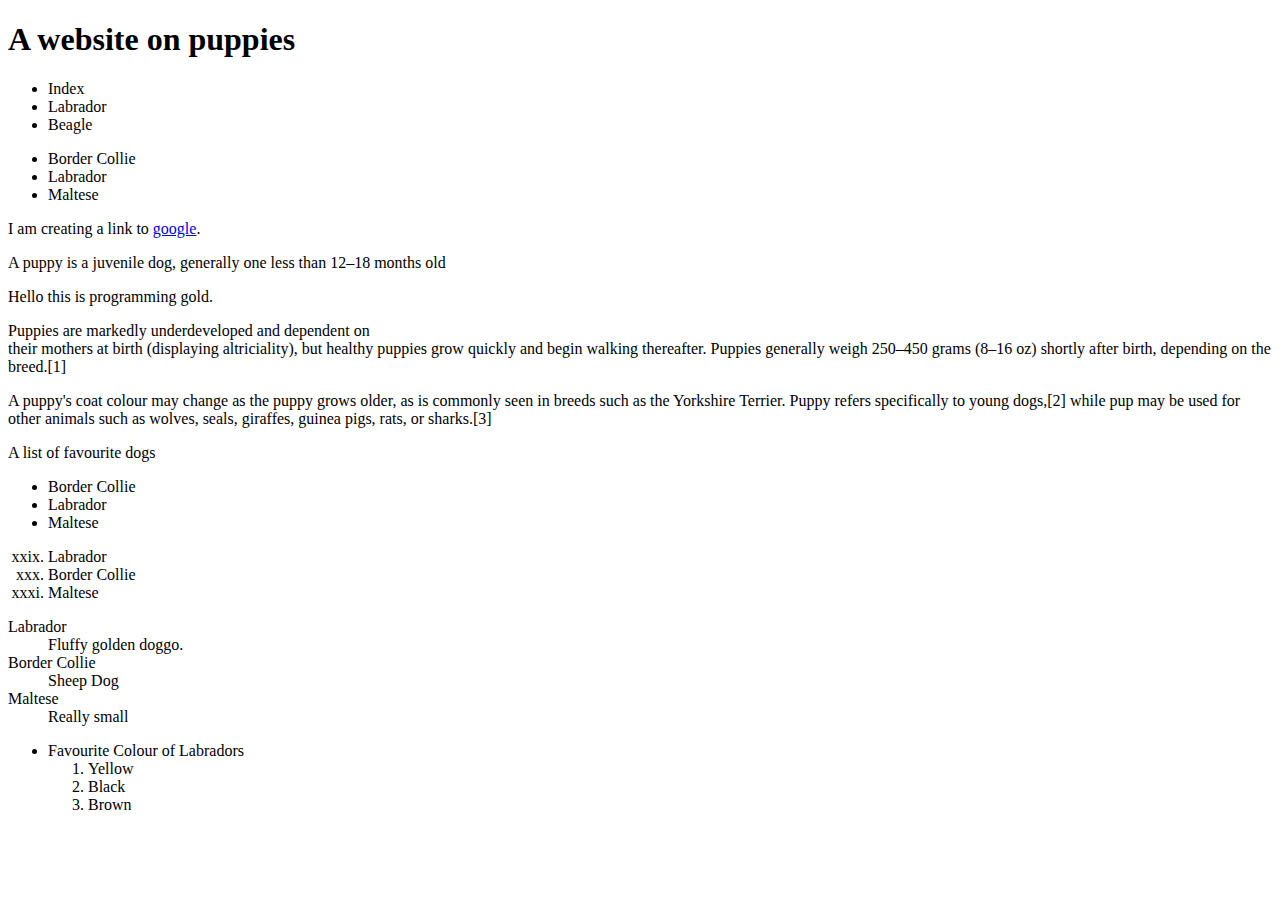
<file: index.html>
<!DOCTYPE html>
<html>
<head>

<title> A webpage on puppies </title>

</head>
<body>
<h1> A website on puppies</h1>
<ul compact>
<li> Index </li>
<li> Labrador </li>
<li> Beagle</li>
</ul>


<ul compact>
<li> Border Collie </li>
<li> Labrador </li>
<li> Maltese</li>
</ul>

<p> I am creating a link to <a href="https://www.google.com">google</a>.</p>

<p>A puppy is a juvenile dog, 
    generally one less than 12–18 months old </p>

<p > Hello this is programming gold. </p>

<p class = "para" id="puppy">Puppies are markedly 
    underdeveloped and dependent on <br>their mothers at birth 
    (displaying altriciality), but healthy puppies grow quickly and begin walking 
    thereafter. Puppies generally weigh 250–450 grams (8–16 oz) shortly after birth, 
    depending on the breed.[1]</p>

<p class = "para">A puppy's coat colour may change as the puppy grows older, 
    as is commonly seen in breeds such as the Yorkshire Terrier. 
    Puppy refers specifically to young dogs,[2] while pup may be used for other 
    animals such as wolves, seals, giraffes, guinea pigs, rats, or sharks.[3]</p>

<!-- undefined list-->
 <p> A list of favourite dogs</p>
<ul compact>
<li> Border Collie </li>
<li> Labrador </li>
<li> Maltese</li>
</ul>

<!-- Ordered List -->

<ol type ="i" start="29">
<li> Labrador </li>
<li> Border Collie </li>
<li> Maltese</li>
</ol>

<!-- description list--> 

<dl>
<dt>Labrador </dt>
<dd> Fluffy golden doggo.</dd>
<dt>Border Collie </dt>
<dd> Sheep Dog</dd>
<dt>Maltese </dt>
<dd> Really small</dd>
</dl>


<ul>
    <li>
        Favourite Colour of Labradors 
        <ol>
            <li> Yellow </li>
            <li> Black </li>
            <li>Brown</li>
        </ol>
    </li>


</ul>

</body>

</html>
</file>
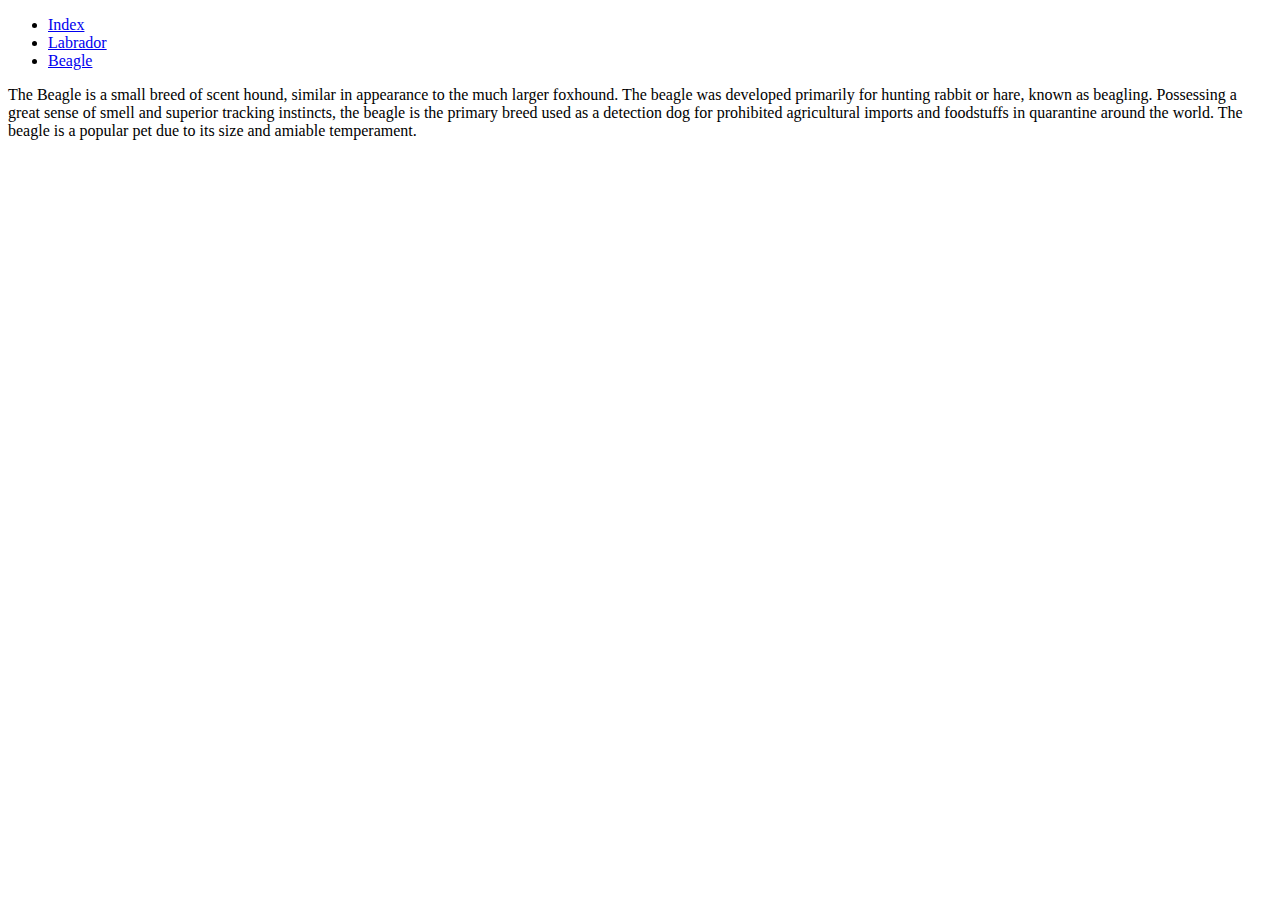
<file: beagle.html>
<!DOCTYPE html>
<html>
<head>

<title> Beagle </title>

</head>
<body>

<ul compact>
<li> <a href="index.html" >Index </a> </li>
<li> <a href="pictures/labrador.html"> Labrador</a> </li>
<li> <a href="beagle.html">Beagle </a></li>
</ul>

    <p>The Beagle is a small breed of scent hound, 
    similar in appearance to the much larger foxhound. 
    The beagle was developed primarily for hunting rabbit or hare,
    known as beagling. Possessing a great sense of smell and superior
    tracking instincts, the beagle is the primary breed used as a 
    detection dog for prohibited agricultural imports and foodstuffs 
    in quarantine around the world. The beagle is a 
    popular pet due to its size and amiable temperament.</p>

</body>

</html>
</file>
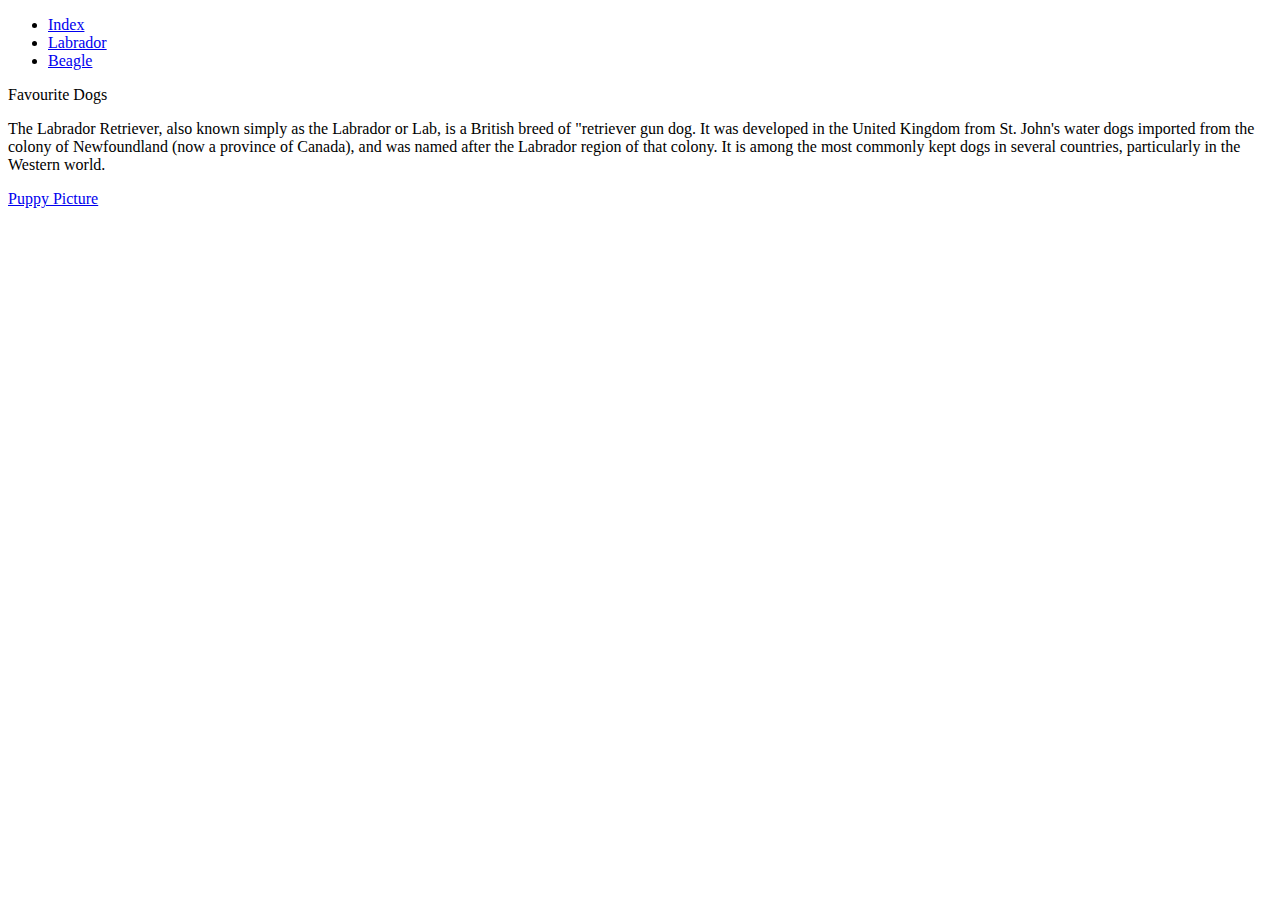
<file: labrador.html>
<!DOCTYPE html>
<html>
<head>

<title> Labrador </title>

</head>
<body>
    
<ul compact>
<li> <a href="index.html" >Index </a> </li>
<li> <a href="labrador.html"> Labrador</a> </li>
<li> <a href="beagle.html">Beagle </a></li>
</ul>

<p> Favourite Dogs </a></p>
<p>The Labrador Retriever, also known simply as the Labrador or Lab,
    is a British breed of "retriever gun dog. 
    It was developed in the United Kingdom from St.
     John's water dogs imported from the colony of Newfoundland 
     (now a province of Canada), and was named after the Labrador 
     region of that colony. It is among the most commonly kept dogs
     in several countries, particularly in the Western world.</p>
<a href = "labradorPuppy.jpg" download = "labradorPuppy.jpg"> Puppy Picture</a>


</body>

</html>
</file>
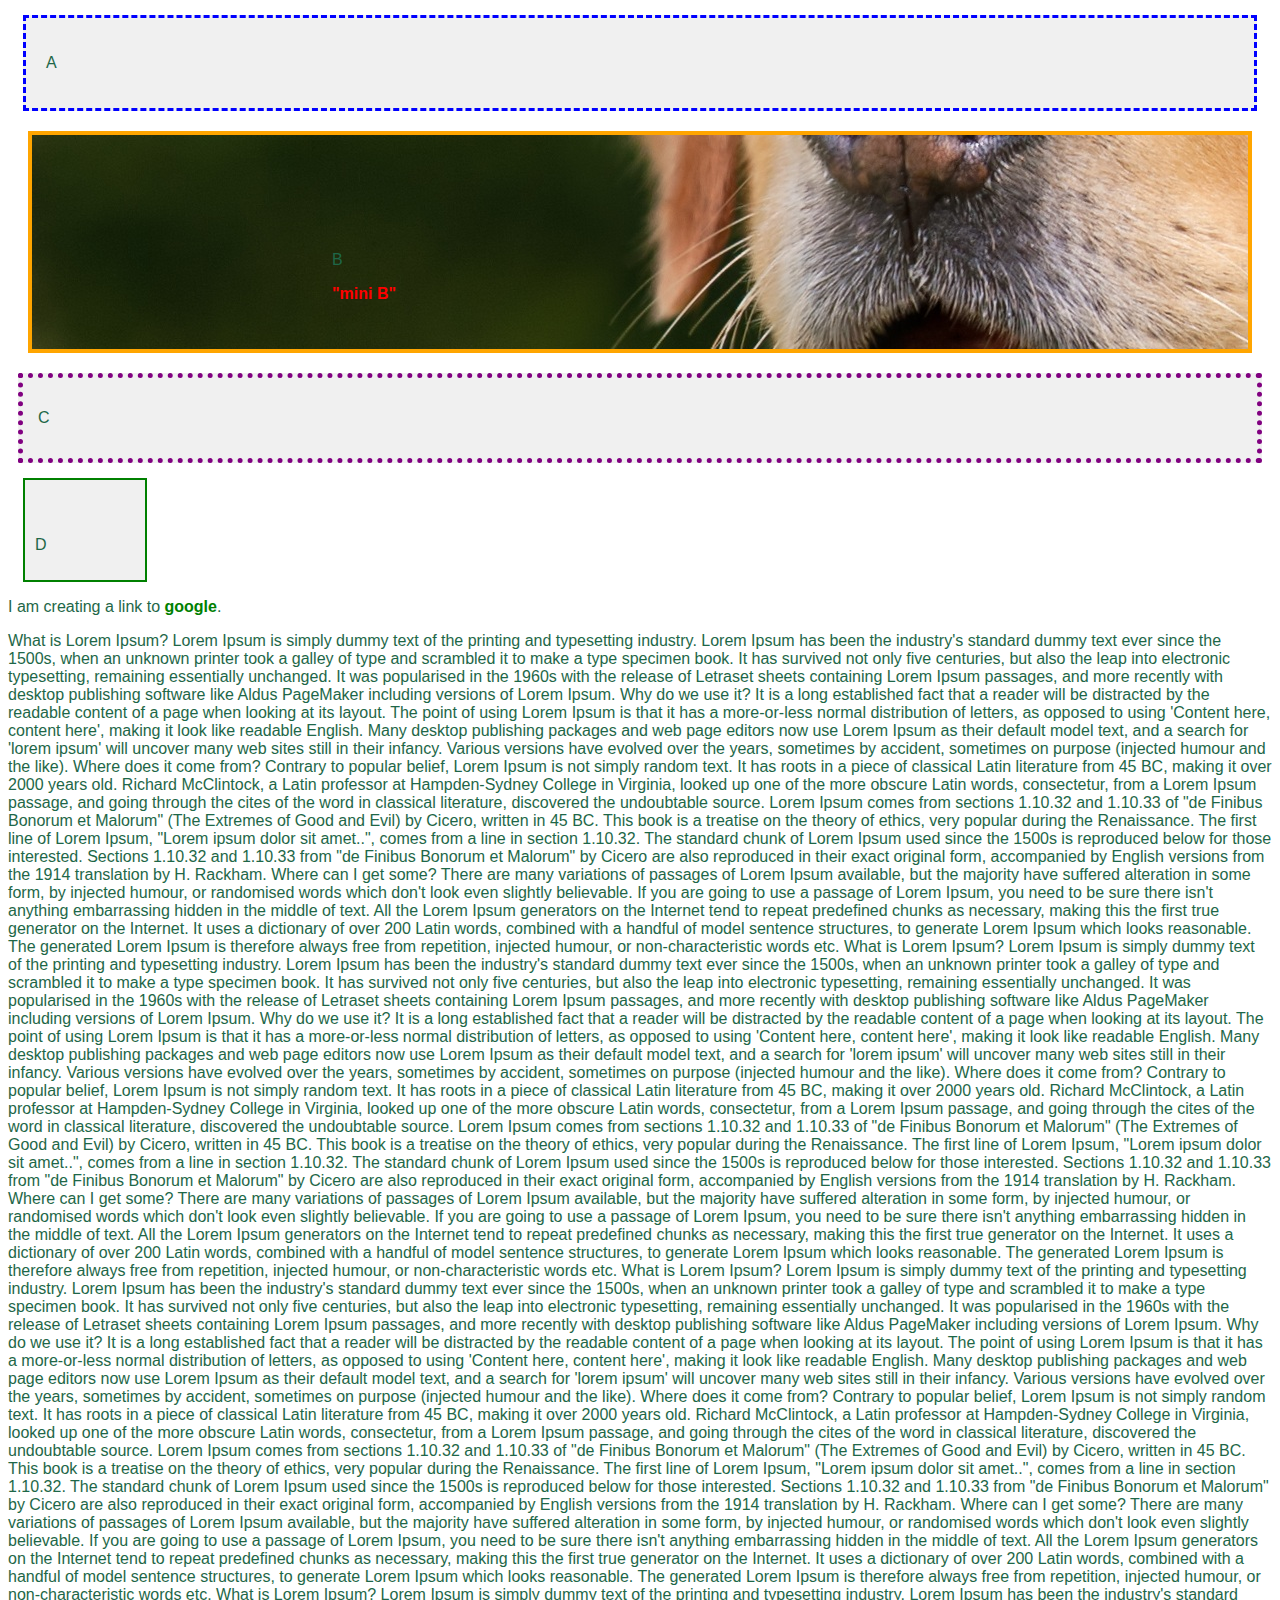
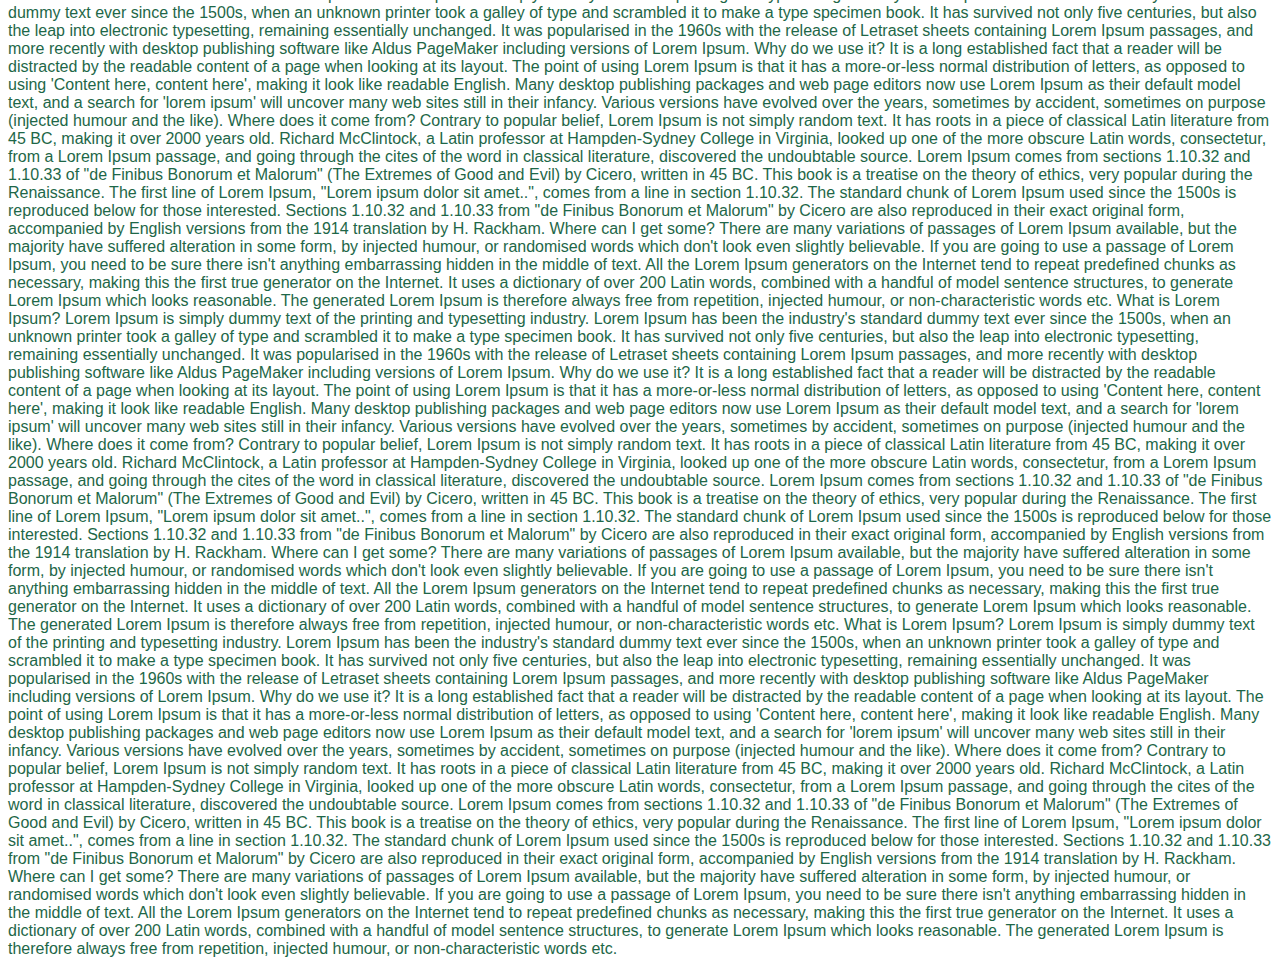
<file: recap.html>
<html> 
<head>
<link rel="stylesheet" href="styles.css">

</head>
<body> 

<div id="A" class="box">
    <p> A </p>
</div>

<div id="B" class="box">
    <p> B </p>
    <p id="miniB"> "mini B"</p>
</div>

<div id="C" class="box">
    <p> C </p>
</div>

<div id="D" class="box">
    <p> D </p>
</div>
<p> I am creating a link to <a href="https://www.google.com/">google</a>.</p>


<p>

    <p> 

What is Lorem Ipsum?
Lorem Ipsum is simply dummy text of the printing and typesetting industry. Lorem Ipsum has been the industry's standard dummy text ever since the 1500s, when an unknown printer took a galley of type and scrambled it to make a type specimen book. It has survived not only five centuries, but also the leap into electronic typesetting, remaining essentially unchanged. It was popularised in the 1960s with the release of Letraset sheets containing Lorem Ipsum passages, and more recently with desktop publishing software like Aldus PageMaker including versions of Lorem Ipsum.

Why do we use it?
It is a long established fact that a reader will be distracted by the readable content of a page when looking at its layout. The point of using Lorem Ipsum is that it has a more-or-less normal distribution of letters, as opposed to using 'Content here, content here', making it look like readable English. Many desktop publishing packages and web page editors now use Lorem Ipsum as their default model text, and a search for 'lorem ipsum' will uncover many web sites still in their infancy. Various versions have evolved over the years, sometimes by accident, sometimes on purpose (injected humour and the like).


Where does it come from?
Contrary to popular belief, Lorem Ipsum is not simply random text. It has roots in a piece of classical Latin literature from 45 BC, making it over 2000 years old. Richard McClintock, a Latin professor at Hampden-Sydney College in Virginia, looked up one of the more obscure Latin words, consectetur, from a Lorem Ipsum passage, and going through the cites of the word in classical literature, discovered the undoubtable source. Lorem Ipsum comes from sections 1.10.32 and 1.10.33 of "de Finibus Bonorum et Malorum" (The Extremes of Good and Evil) by Cicero, written in 45 BC. This book is a treatise on the theory of ethics, very popular during the Renaissance. The first line of Lorem Ipsum, "Lorem ipsum dolor sit amet..", comes from a line in section 1.10.32.

The standard chunk of Lorem Ipsum used since the 1500s is reproduced below for those interested. Sections 1.10.32 and 1.10.33 from "de Finibus Bonorum et Malorum" by Cicero are also reproduced in their exact original form, accompanied by English versions from the 1914 translation by H. Rackham.

Where can I get some?
There are many variations of passages of Lorem Ipsum available, but the majority have suffered alteration in some form, by injected humour, or randomised words which don't look even slightly believable. If you are going to use a passage of Lorem Ipsum, you need to be sure there isn't anything embarrassing hidden in the middle of text. All the Lorem Ipsum generators on the Internet tend to repeat predefined chunks as necessary, making this the first true generator on the Internet. It uses a dictionary of over 200 Latin words, combined with a handful of model sentence structures, to generate Lorem Ipsum which looks reasonable. The generated Lorem Ipsum is therefore always free from repetition, injected humour, or non-characteristic words etc.
What is Lorem Ipsum?
Lorem Ipsum is simply dummy text of the printing and typesetting industry. Lorem Ipsum has been the industry's standard dummy text ever since the 1500s, when an unknown printer took a galley of type and scrambled it to make a type specimen book. It has survived not only five centuries, but also the leap into electronic typesetting, remaining essentially unchanged. It was popularised in the 1960s with the release of Letraset sheets containing Lorem Ipsum passages, and more recently with desktop publishing software like Aldus PageMaker including versions of Lorem Ipsum.

Why do we use it?
It is a long established fact that a reader will be distracted by the readable content of a page when looking at its layout. The point of using Lorem Ipsum is that it has a more-or-less normal distribution of letters, as opposed to using 'Content here, content here', making it look like readable English. Many desktop publishing packages and web page editors now use Lorem Ipsum as their default model text, and a search for 'lorem ipsum' will uncover many web sites still in their infancy. Various versions have evolved over the years, sometimes by accident, sometimes on purpose (injected humour and the like).


Where does it come from?
Contrary to popular belief, Lorem Ipsum is not simply random text. It has roots in a piece of classical Latin literature from 45 BC, making it over 2000 years old. Richard McClintock, a Latin professor at Hampden-Sydney College in Virginia, looked up one of the more obscure Latin words, consectetur, from a Lorem Ipsum passage, and going through the cites of the word in classical literature, discovered the undoubtable source. Lorem Ipsum comes from sections 1.10.32 and 1.10.33 of "de Finibus Bonorum et Malorum" (The Extremes of Good and Evil) by Cicero, written in 45 BC. This book is a treatise on the theory of ethics, very popular during the Renaissance. The first line of Lorem Ipsum, "Lorem ipsum dolor sit amet..", comes from a line in section 1.10.32.

The standard chunk of Lorem Ipsum used since the 1500s is reproduced below for those interested. Sections 1.10.32 and 1.10.33 from "de Finibus Bonorum et Malorum" by Cicero are also reproduced in their exact original form, accompanied by English versions from the 1914 translation by H. Rackham.

Where can I get some?
There are many variations of passages of Lorem Ipsum available, but the majority have suffered alteration in some form, by injected humour, or randomised words which don't look even slightly believable. If you are going to use a passage of Lorem Ipsum, you need to be sure there isn't anything embarrassing hidden in the middle of text. All the Lorem Ipsum generators on the Internet tend to repeat predefined chunks as necessary, making this the first true generator on the Internet. It uses a dictionary of over 200 Latin words, combined with a handful of model sentence structures, to generate Lorem Ipsum which looks reasonable. The generated Lorem Ipsum is therefore always free from repetition, injected humour, or non-characteristic words etc.
What is Lorem Ipsum?
Lorem Ipsum is simply dummy text of the printing and typesetting industry. Lorem Ipsum has been the industry's standard dummy text ever since the 1500s, when an unknown printer took a galley of type and scrambled it to make a type specimen book. It has survived not only five centuries, but also the leap into electronic typesetting, remaining essentially unchanged. It was popularised in the 1960s with the release of Letraset sheets containing Lorem Ipsum passages, and more recently with desktop publishing software like Aldus PageMaker including versions of Lorem Ipsum.

Why do we use it?
It is a long established fact that a reader will be distracted by the readable content of a page when looking at its layout. The point of using Lorem Ipsum is that it has a more-or-less normal distribution of letters, as opposed to using 'Content here, content here', making it look like readable English. Many desktop publishing packages and web page editors now use Lorem Ipsum as their default model text, and a search for 'lorem ipsum' will uncover many web sites still in their infancy. Various versions have evolved over the years, sometimes by accident, sometimes on purpose (injected humour and the like).


Where does it come from?
Contrary to popular belief, Lorem Ipsum is not simply random text. It has roots in a piece of classical Latin literature from 45 BC, making it over 2000 years old. Richard McClintock, a Latin professor at Hampden-Sydney College in Virginia, looked up one of the more obscure Latin words, consectetur, from a Lorem Ipsum passage, and going through the cites of the word in classical literature, discovered the undoubtable source. Lorem Ipsum comes from sections 1.10.32 and 1.10.33 of "de Finibus Bonorum et Malorum" (The Extremes of Good and Evil) by Cicero, written in 45 BC. This book is a treatise on the theory of ethics, very popular during the Renaissance. The first line of Lorem Ipsum, "Lorem ipsum dolor sit amet..", comes from a line in section 1.10.32.

The standard chunk of Lorem Ipsum used since the 1500s is reproduced below for those interested. Sections 1.10.32 and 1.10.33 from "de Finibus Bonorum et Malorum" by Cicero are also reproduced in their exact original form, accompanied by English versions from the 1914 translation by H. Rackham.

Where can I get some?
There are many variations of passages of Lorem Ipsum available, but the majority have suffered alteration in some form, by injected humour, or randomised words which don't look even slightly believable. If you are going to use a passage of Lorem Ipsum, you need to be sure there isn't anything embarrassing hidden in the middle of text. All the Lorem Ipsum generators on the Internet tend to repeat predefined chunks as necessary, making this the first true generator on the Internet. It uses a dictionary of over 200 Latin words, combined with a handful of model sentence structures, to generate Lorem Ipsum which looks reasonable. The generated Lorem Ipsum is therefore always free from repetition, injected humour, or non-characteristic words etc.
What is Lorem Ipsum?
Lorem Ipsum is simply dummy text of the printing and typesetting industry. Lorem Ipsum has been the industry's standard dummy text ever since the 1500s, when an unknown printer took a galley of type and scrambled it to make a type specimen book. It has survived not only five centuries, but also the leap into electronic typesetting, remaining essentially unchanged. It was popularised in the 1960s with the release of Letraset sheets containing Lorem Ipsum passages, and more recently with desktop publishing software like Aldus PageMaker including versions of Lorem Ipsum.

Why do we use it?
It is a long established fact that a reader will be distracted by the readable content of a page when looking at its layout. The point of using Lorem Ipsum is that it has a more-or-less normal distribution of letters, as opposed to using 'Content here, content here', making it look like readable English. Many desktop publishing packages and web page editors now use Lorem Ipsum as their default model text, and a search for 'lorem ipsum' will uncover many web sites still in their infancy. Various versions have evolved over the years, sometimes by accident, sometimes on purpose (injected humour and the like).


Where does it come from?
Contrary to popular belief, Lorem Ipsum is not simply random text. It has roots in a piece of classical Latin literature from 45 BC, making it over 2000 years old. Richard McClintock, a Latin professor at Hampden-Sydney College in Virginia, looked up one of the more obscure Latin words, consectetur, from a Lorem Ipsum passage, and going through the cites of the word in classical literature, discovered the undoubtable source. Lorem Ipsum comes from sections 1.10.32 and 1.10.33 of "de Finibus Bonorum et Malorum" (The Extremes of Good and Evil) by Cicero, written in 45 BC. This book is a treatise on the theory of ethics, very popular during the Renaissance. The first line of Lorem Ipsum, "Lorem ipsum dolor sit amet..", comes from a line in section 1.10.32.

The standard chunk of Lorem Ipsum used since the 1500s is reproduced below for those interested. Sections 1.10.32 and 1.10.33 from "de Finibus Bonorum et Malorum" by Cicero are also reproduced in their exact original form, accompanied by English versions from the 1914 translation by H. Rackham.

Where can I get some?
There are many variations of passages of Lorem Ipsum available, but the majority have suffered alteration in some form, by injected humour, or randomised words which don't look even slightly believable. If you are going to use a passage of Lorem Ipsum, you need to be sure there isn't anything embarrassing hidden in the middle of text. All the Lorem Ipsum generators on the Internet tend to repeat predefined chunks as necessary, making this the first true generator on the Internet. It uses a dictionary of over 200 Latin words, combined with a handful of model sentence structures, to generate Lorem Ipsum which looks reasonable. The generated Lorem Ipsum is therefore always free from repetition, injected humour, or non-characteristic words etc.
What is Lorem Ipsum?
Lorem Ipsum is simply dummy text of the printing and typesetting industry. Lorem Ipsum has been the industry's standard dummy text ever since the 1500s, when an unknown printer took a galley of type and scrambled it to make a type specimen book. It has survived not only five centuries, but also the leap into electronic typesetting, remaining essentially unchanged. It was popularised in the 1960s with the release of Letraset sheets containing Lorem Ipsum passages, and more recently with desktop publishing software like Aldus PageMaker including versions of Lorem Ipsum.

Why do we use it?
It is a long established fact that a reader will be distracted by the readable content of a page when looking at its layout. The point of using Lorem Ipsum is that it has a more-or-less normal distribution of letters, as opposed to using 'Content here, content here', making it look like readable English. Many desktop publishing packages and web page editors now use Lorem Ipsum as their default model text, and a search for 'lorem ipsum' will uncover many web sites still in their infancy. Various versions have evolved over the years, sometimes by accident, sometimes on purpose (injected humour and the like).


Where does it come from?
Contrary to popular belief, Lorem Ipsum is not simply random text. It has roots in a piece of classical Latin literature from 45 BC, making it over 2000 years old. Richard McClintock, a Latin professor at Hampden-Sydney College in Virginia, looked up one of the more obscure Latin words, consectetur, from a Lorem Ipsum passage, and going through the cites of the word in classical literature, discovered the undoubtable source. Lorem Ipsum comes from sections 1.10.32 and 1.10.33 of "de Finibus Bonorum et Malorum" (The Extremes of Good and Evil) by Cicero, written in 45 BC. This book is a treatise on the theory of ethics, very popular during the Renaissance. The first line of Lorem Ipsum, "Lorem ipsum dolor sit amet..", comes from a line in section 1.10.32.

The standard chunk of Lorem Ipsum used since the 1500s is reproduced below for those interested. Sections 1.10.32 and 1.10.33 from "de Finibus Bonorum et Malorum" by Cicero are also reproduced in their exact original form, accompanied by English versions from the 1914 translation by H. Rackham.

Where can I get some?
There are many variations of passages of Lorem Ipsum available, but the majority have suffered alteration in some form, by injected humour, or randomised words which don't look even slightly believable. If you are going to use a passage of Lorem Ipsum, you need to be sure there isn't anything embarrassing hidden in the middle of text. All the Lorem Ipsum generators on the Internet tend to repeat predefined chunks as necessary, making this the first true generator on the Internet. It uses a dictionary of over 200 Latin words, combined with a handful of model sentence structures, to generate Lorem Ipsum which looks reasonable. The generated Lorem Ipsum is therefore always free from repetition, injected humour, or non-characteristic words etc.
What is Lorem Ipsum?
Lorem Ipsum is simply dummy text of the printing and typesetting industry. Lorem Ipsum has been the industry's standard dummy text ever since the 1500s, when an unknown printer took a galley of type and scrambled it to make a type specimen book. It has survived not only five centuries, but also the leap into electronic typesetting, remaining essentially unchanged. It was popularised in the 1960s with the release of Letraset sheets containing Lorem Ipsum passages, and more recently with desktop publishing software like Aldus PageMaker including versions of Lorem Ipsum.

Why do we use it?
It is a long established fact that a reader will be distracted by the readable content of a page when looking at its layout. The point of using Lorem Ipsum is that it has a more-or-less normal distribution of letters, as opposed to using 'Content here, content here', making it look like readable English. Many desktop publishing packages and web page editors now use Lorem Ipsum as their default model text, and a search for 'lorem ipsum' will uncover many web sites still in their infancy. Various versions have evolved over the years, sometimes by accident, sometimes on purpose (injected humour and the like).


Where does it come from?
Contrary to popular belief, Lorem Ipsum is not simply random text. It has roots in a piece of classical Latin literature from 45 BC, making it over 2000 years old. Richard McClintock, a Latin professor at Hampden-Sydney College in Virginia, looked up one of the more obscure Latin words, consectetur, from a Lorem Ipsum passage, and going through the cites of the word in classical literature, discovered the undoubtable source. Lorem Ipsum comes from sections 1.10.32 and 1.10.33 of "de Finibus Bonorum et Malorum" (The Extremes of Good and Evil) by Cicero, written in 45 BC. This book is a treatise on the theory of ethics, very popular during the Renaissance. The first line of Lorem Ipsum, "Lorem ipsum dolor sit amet..", comes from a line in section 1.10.32.

The standard chunk of Lorem Ipsum used since the 1500s is reproduced below for those interested. Sections 1.10.32 and 1.10.33 from "de Finibus Bonorum et Malorum" by Cicero are also reproduced in their exact original form, accompanied by English versions from the 1914 translation by H. Rackham.

Where can I get some?
There are many variations of passages of Lorem Ipsum available, but the majority have suffered alteration in some form, by injected humour, or randomised words which don't look even slightly believable. If you are going to use a passage of Lorem Ipsum, you need to be sure there isn't anything embarrassing hidden in the middle of text. All the Lorem Ipsum generators on the Internet tend to repeat predefined chunks as necessary, making this the first true generator on the Internet. It uses a dictionary of over 200 Latin words, combined with a handful of model sentence structures, to generate Lorem Ipsum which looks reasonable. The generated Lorem Ipsum is therefore always free from repetition, injected humour, or non-characteristic words etc.
</p>


</body>



</html>
</file>
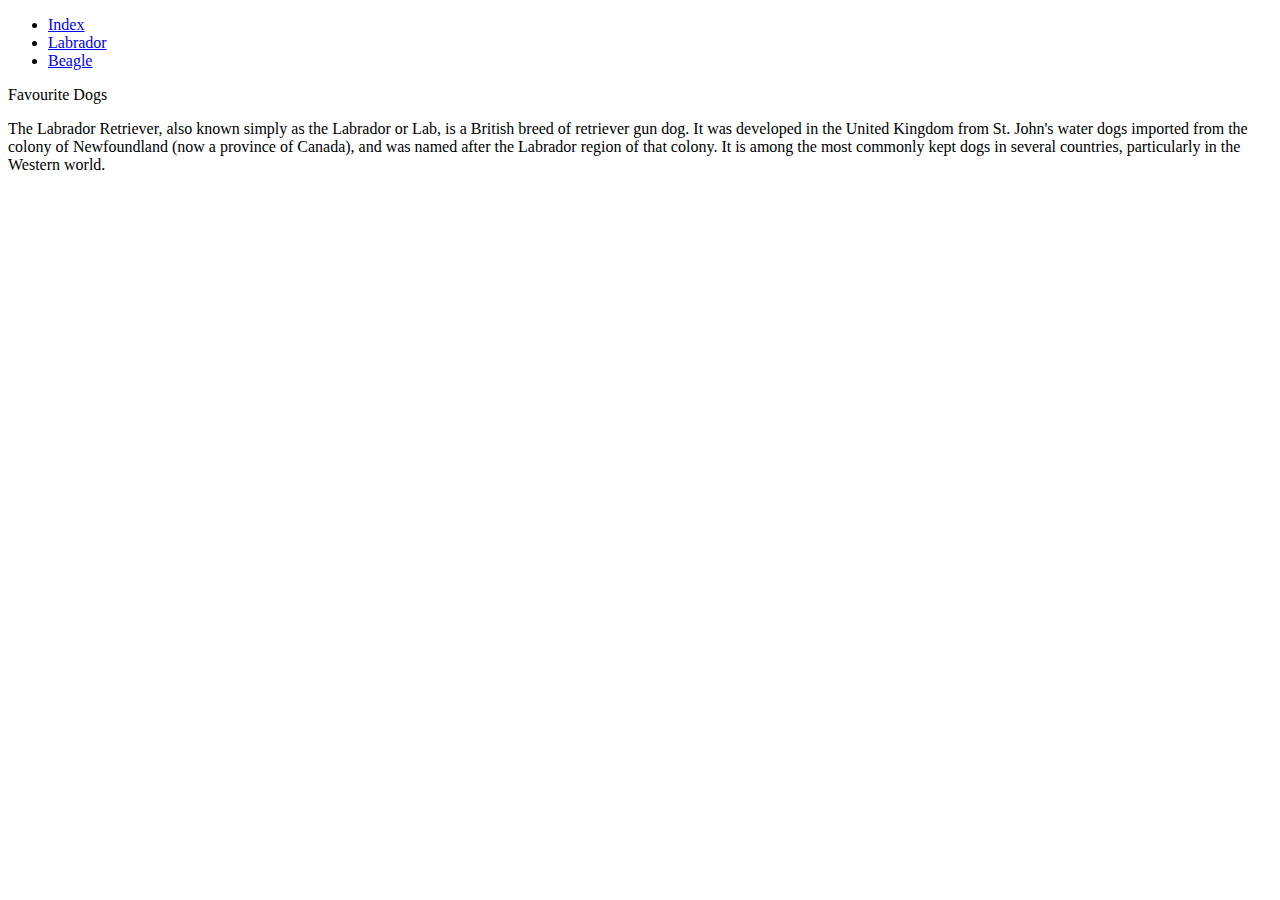
<file: pictures/labrador.html>
<!DOCTYPE html>
<html>
<head>

<title> Labrador </title>

</head>
<body>
    
<ul compact>
<li> <a href="../index.html" >Index </a> </li>
<li> <a href="labrador.html"> Labrador</a> </li>
<li> <a href="../moving/beagle.html">Beagle </a></li>
</ul>

<p> Favourite Dogs </a></p>
<p>The Labrador Retriever, also known simply as the Labrador or Lab,
    is a British breed of retriever gun dog. 
    It was developed in the United Kingdom from St.
     John's water dogs imported from the colony of Newfoundland 
     (now a province of Canada), and was named after the Labrador 
     region of that colony. It is among the most commonly kept dogs
     in several countries, particularly in the Western world.</p>



</body>

</html>
</file>
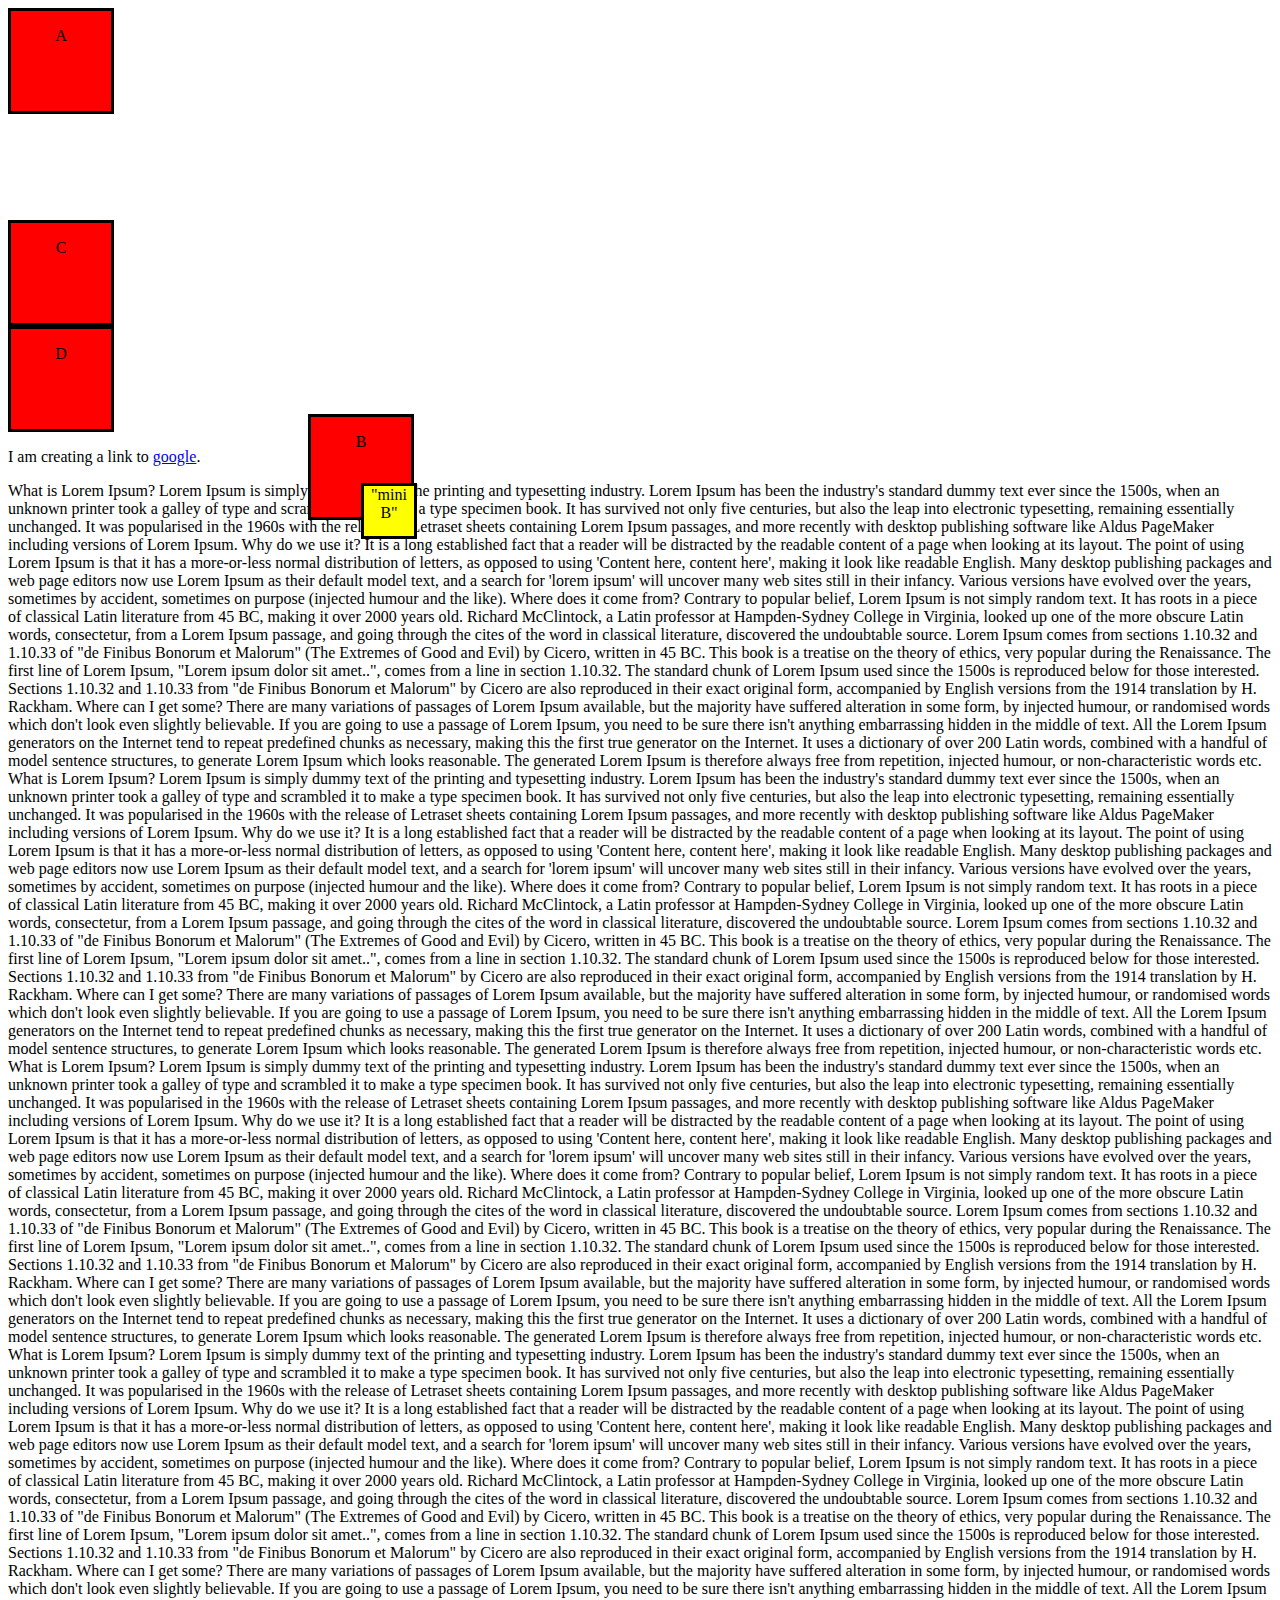
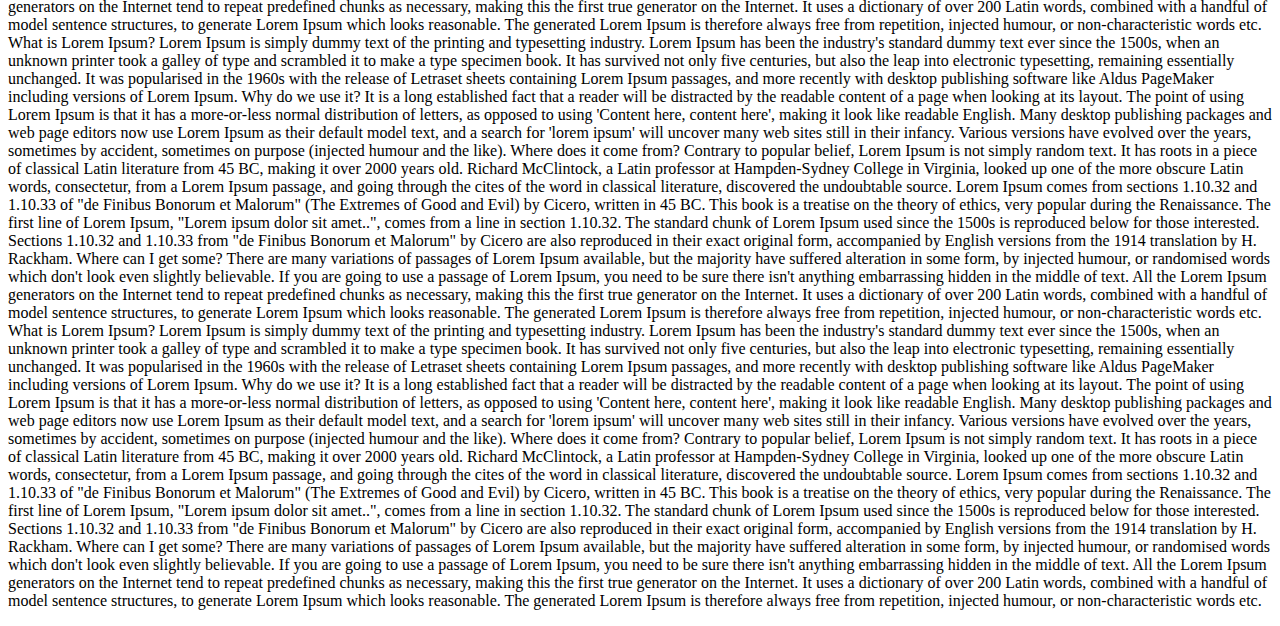
<file: Positioning /absolutepos.html>
<html> 
<head>
<link rel="stylesheet" href="absolutepos.css">

</head>
<body> 

<div id="A" class="box">
    <p> A </p>
</div>

<div id="B" class="box">
    <p> B </p>
    <p id="miniB"> "mini B"</p>
</div>

<div id="C" class="box">
    <p> C </p>
</div>

<div id="D" class="box">
    <p> D </p>
</div>
<p> I am creating a link to <a href="https://www.google.com/">google</a>.</p>


<p>

    <p> 

What is Lorem Ipsum?
Lorem Ipsum is simply dummy text of the printing and typesetting industry. Lorem Ipsum has been the industry's standard dummy text ever since the 1500s, when an unknown printer took a galley of type and scrambled it to make a type specimen book. It has survived not only five centuries, but also the leap into electronic typesetting, remaining essentially unchanged. It was popularised in the 1960s with the release of Letraset sheets containing Lorem Ipsum passages, and more recently with desktop publishing software like Aldus PageMaker including versions of Lorem Ipsum.

Why do we use it?
It is a long established fact that a reader will be distracted by the readable content of a page when looking at its layout. The point of using Lorem Ipsum is that it has a more-or-less normal distribution of letters, as opposed to using 'Content here, content here', making it look like readable English. Many desktop publishing packages and web page editors now use Lorem Ipsum as their default model text, and a search for 'lorem ipsum' will uncover many web sites still in their infancy. Various versions have evolved over the years, sometimes by accident, sometimes on purpose (injected humour and the like).


Where does it come from?
Contrary to popular belief, Lorem Ipsum is not simply random text. It has roots in a piece of classical Latin literature from 45 BC, making it over 2000 years old. Richard McClintock, a Latin professor at Hampden-Sydney College in Virginia, looked up one of the more obscure Latin words, consectetur, from a Lorem Ipsum passage, and going through the cites of the word in classical literature, discovered the undoubtable source. Lorem Ipsum comes from sections 1.10.32 and 1.10.33 of "de Finibus Bonorum et Malorum" (The Extremes of Good and Evil) by Cicero, written in 45 BC. This book is a treatise on the theory of ethics, very popular during the Renaissance. The first line of Lorem Ipsum, "Lorem ipsum dolor sit amet..", comes from a line in section 1.10.32.

The standard chunk of Lorem Ipsum used since the 1500s is reproduced below for those interested. Sections 1.10.32 and 1.10.33 from "de Finibus Bonorum et Malorum" by Cicero are also reproduced in their exact original form, accompanied by English versions from the 1914 translation by H. Rackham.

Where can I get some?
There are many variations of passages of Lorem Ipsum available, but the majority have suffered alteration in some form, by injected humour, or randomised words which don't look even slightly believable. If you are going to use a passage of Lorem Ipsum, you need to be sure there isn't anything embarrassing hidden in the middle of text. All the Lorem Ipsum generators on the Internet tend to repeat predefined chunks as necessary, making this the first true generator on the Internet. It uses a dictionary of over 200 Latin words, combined with a handful of model sentence structures, to generate Lorem Ipsum which looks reasonable. The generated Lorem Ipsum is therefore always free from repetition, injected humour, or non-characteristic words etc.
What is Lorem Ipsum?
Lorem Ipsum is simply dummy text of the printing and typesetting industry. Lorem Ipsum has been the industry's standard dummy text ever since the 1500s, when an unknown printer took a galley of type and scrambled it to make a type specimen book. It has survived not only five centuries, but also the leap into electronic typesetting, remaining essentially unchanged. It was popularised in the 1960s with the release of Letraset sheets containing Lorem Ipsum passages, and more recently with desktop publishing software like Aldus PageMaker including versions of Lorem Ipsum.

Why do we use it?
It is a long established fact that a reader will be distracted by the readable content of a page when looking at its layout. The point of using Lorem Ipsum is that it has a more-or-less normal distribution of letters, as opposed to using 'Content here, content here', making it look like readable English. Many desktop publishing packages and web page editors now use Lorem Ipsum as their default model text, and a search for 'lorem ipsum' will uncover many web sites still in their infancy. Various versions have evolved over the years, sometimes by accident, sometimes on purpose (injected humour and the like).


Where does it come from?
Contrary to popular belief, Lorem Ipsum is not simply random text. It has roots in a piece of classical Latin literature from 45 BC, making it over 2000 years old. Richard McClintock, a Latin professor at Hampden-Sydney College in Virginia, looked up one of the more obscure Latin words, consectetur, from a Lorem Ipsum passage, and going through the cites of the word in classical literature, discovered the undoubtable source. Lorem Ipsum comes from sections 1.10.32 and 1.10.33 of "de Finibus Bonorum et Malorum" (The Extremes of Good and Evil) by Cicero, written in 45 BC. This book is a treatise on the theory of ethics, very popular during the Renaissance. The first line of Lorem Ipsum, "Lorem ipsum dolor sit amet..", comes from a line in section 1.10.32.

The standard chunk of Lorem Ipsum used since the 1500s is reproduced below for those interested. Sections 1.10.32 and 1.10.33 from "de Finibus Bonorum et Malorum" by Cicero are also reproduced in their exact original form, accompanied by English versions from the 1914 translation by H. Rackham.

Where can I get some?
There are many variations of passages of Lorem Ipsum available, but the majority have suffered alteration in some form, by injected humour, or randomised words which don't look even slightly believable. If you are going to use a passage of Lorem Ipsum, you need to be sure there isn't anything embarrassing hidden in the middle of text. All the Lorem Ipsum generators on the Internet tend to repeat predefined chunks as necessary, making this the first true generator on the Internet. It uses a dictionary of over 200 Latin words, combined with a handful of model sentence structures, to generate Lorem Ipsum which looks reasonable. The generated Lorem Ipsum is therefore always free from repetition, injected humour, or non-characteristic words etc.
What is Lorem Ipsum?
Lorem Ipsum is simply dummy text of the printing and typesetting industry. Lorem Ipsum has been the industry's standard dummy text ever since the 1500s, when an unknown printer took a galley of type and scrambled it to make a type specimen book. It has survived not only five centuries, but also the leap into electronic typesetting, remaining essentially unchanged. It was popularised in the 1960s with the release of Letraset sheets containing Lorem Ipsum passages, and more recently with desktop publishing software like Aldus PageMaker including versions of Lorem Ipsum.

Why do we use it?
It is a long established fact that a reader will be distracted by the readable content of a page when looking at its layout. The point of using Lorem Ipsum is that it has a more-or-less normal distribution of letters, as opposed to using 'Content here, content here', making it look like readable English. Many desktop publishing packages and web page editors now use Lorem Ipsum as their default model text, and a search for 'lorem ipsum' will uncover many web sites still in their infancy. Various versions have evolved over the years, sometimes by accident, sometimes on purpose (injected humour and the like).


Where does it come from?
Contrary to popular belief, Lorem Ipsum is not simply random text. It has roots in a piece of classical Latin literature from 45 BC, making it over 2000 years old. Richard McClintock, a Latin professor at Hampden-Sydney College in Virginia, looked up one of the more obscure Latin words, consectetur, from a Lorem Ipsum passage, and going through the cites of the word in classical literature, discovered the undoubtable source. Lorem Ipsum comes from sections 1.10.32 and 1.10.33 of "de Finibus Bonorum et Malorum" (The Extremes of Good and Evil) by Cicero, written in 45 BC. This book is a treatise on the theory of ethics, very popular during the Renaissance. The first line of Lorem Ipsum, "Lorem ipsum dolor sit amet..", comes from a line in section 1.10.32.

The standard chunk of Lorem Ipsum used since the 1500s is reproduced below for those interested. Sections 1.10.32 and 1.10.33 from "de Finibus Bonorum et Malorum" by Cicero are also reproduced in their exact original form, accompanied by English versions from the 1914 translation by H. Rackham.

Where can I get some?
There are many variations of passages of Lorem Ipsum available, but the majority have suffered alteration in some form, by injected humour, or randomised words which don't look even slightly believable. If you are going to use a passage of Lorem Ipsum, you need to be sure there isn't anything embarrassing hidden in the middle of text. All the Lorem Ipsum generators on the Internet tend to repeat predefined chunks as necessary, making this the first true generator on the Internet. It uses a dictionary of over 200 Latin words, combined with a handful of model sentence structures, to generate Lorem Ipsum which looks reasonable. The generated Lorem Ipsum is therefore always free from repetition, injected humour, or non-characteristic words etc.
What is Lorem Ipsum?
Lorem Ipsum is simply dummy text of the printing and typesetting industry. Lorem Ipsum has been the industry's standard dummy text ever since the 1500s, when an unknown printer took a galley of type and scrambled it to make a type specimen book. It has survived not only five centuries, but also the leap into electronic typesetting, remaining essentially unchanged. It was popularised in the 1960s with the release of Letraset sheets containing Lorem Ipsum passages, and more recently with desktop publishing software like Aldus PageMaker including versions of Lorem Ipsum.

Why do we use it?
It is a long established fact that a reader will be distracted by the readable content of a page when looking at its layout. The point of using Lorem Ipsum is that it has a more-or-less normal distribution of letters, as opposed to using 'Content here, content here', making it look like readable English. Many desktop publishing packages and web page editors now use Lorem Ipsum as their default model text, and a search for 'lorem ipsum' will uncover many web sites still in their infancy. Various versions have evolved over the years, sometimes by accident, sometimes on purpose (injected humour and the like).


Where does it come from?
Contrary to popular belief, Lorem Ipsum is not simply random text. It has roots in a piece of classical Latin literature from 45 BC, making it over 2000 years old. Richard McClintock, a Latin professor at Hampden-Sydney College in Virginia, looked up one of the more obscure Latin words, consectetur, from a Lorem Ipsum passage, and going through the cites of the word in classical literature, discovered the undoubtable source. Lorem Ipsum comes from sections 1.10.32 and 1.10.33 of "de Finibus Bonorum et Malorum" (The Extremes of Good and Evil) by Cicero, written in 45 BC. This book is a treatise on the theory of ethics, very popular during the Renaissance. The first line of Lorem Ipsum, "Lorem ipsum dolor sit amet..", comes from a line in section 1.10.32.

The standard chunk of Lorem Ipsum used since the 1500s is reproduced below for those interested. Sections 1.10.32 and 1.10.33 from "de Finibus Bonorum et Malorum" by Cicero are also reproduced in their exact original form, accompanied by English versions from the 1914 translation by H. Rackham.

Where can I get some?
There are many variations of passages of Lorem Ipsum available, but the majority have suffered alteration in some form, by injected humour, or randomised words which don't look even slightly believable. If you are going to use a passage of Lorem Ipsum, you need to be sure there isn't anything embarrassing hidden in the middle of text. All the Lorem Ipsum generators on the Internet tend to repeat predefined chunks as necessary, making this the first true generator on the Internet. It uses a dictionary of over 200 Latin words, combined with a handful of model sentence structures, to generate Lorem Ipsum which looks reasonable. The generated Lorem Ipsum is therefore always free from repetition, injected humour, or non-characteristic words etc.
What is Lorem Ipsum?
Lorem Ipsum is simply dummy text of the printing and typesetting industry. Lorem Ipsum has been the industry's standard dummy text ever since the 1500s, when an unknown printer took a galley of type and scrambled it to make a type specimen book. It has survived not only five centuries, but also the leap into electronic typesetting, remaining essentially unchanged. It was popularised in the 1960s with the release of Letraset sheets containing Lorem Ipsum passages, and more recently with desktop publishing software like Aldus PageMaker including versions of Lorem Ipsum.

Why do we use it?
It is a long established fact that a reader will be distracted by the readable content of a page when looking at its layout. The point of using Lorem Ipsum is that it has a more-or-less normal distribution of letters, as opposed to using 'Content here, content here', making it look like readable English. Many desktop publishing packages and web page editors now use Lorem Ipsum as their default model text, and a search for 'lorem ipsum' will uncover many web sites still in their infancy. Various versions have evolved over the years, sometimes by accident, sometimes on purpose (injected humour and the like).


Where does it come from?
Contrary to popular belief, Lorem Ipsum is not simply random text. It has roots in a piece of classical Latin literature from 45 BC, making it over 2000 years old. Richard McClintock, a Latin professor at Hampden-Sydney College in Virginia, looked up one of the more obscure Latin words, consectetur, from a Lorem Ipsum passage, and going through the cites of the word in classical literature, discovered the undoubtable source. Lorem Ipsum comes from sections 1.10.32 and 1.10.33 of "de Finibus Bonorum et Malorum" (The Extremes of Good and Evil) by Cicero, written in 45 BC. This book is a treatise on the theory of ethics, very popular during the Renaissance. The first line of Lorem Ipsum, "Lorem ipsum dolor sit amet..", comes from a line in section 1.10.32.

The standard chunk of Lorem Ipsum used since the 1500s is reproduced below for those interested. Sections 1.10.32 and 1.10.33 from "de Finibus Bonorum et Malorum" by Cicero are also reproduced in their exact original form, accompanied by English versions from the 1914 translation by H. Rackham.

Where can I get some?
There are many variations of passages of Lorem Ipsum available, but the majority have suffered alteration in some form, by injected humour, or randomised words which don't look even slightly believable. If you are going to use a passage of Lorem Ipsum, you need to be sure there isn't anything embarrassing hidden in the middle of text. All the Lorem Ipsum generators on the Internet tend to repeat predefined chunks as necessary, making this the first true generator on the Internet. It uses a dictionary of over 200 Latin words, combined with a handful of model sentence structures, to generate Lorem Ipsum which looks reasonable. The generated Lorem Ipsum is therefore always free from repetition, injected humour, or non-characteristic words etc.
What is Lorem Ipsum?
Lorem Ipsum is simply dummy text of the printing and typesetting industry. Lorem Ipsum has been the industry's standard dummy text ever since the 1500s, when an unknown printer took a galley of type and scrambled it to make a type specimen book. It has survived not only five centuries, but also the leap into electronic typesetting, remaining essentially unchanged. It was popularised in the 1960s with the release of Letraset sheets containing Lorem Ipsum passages, and more recently with desktop publishing software like Aldus PageMaker including versions of Lorem Ipsum.

Why do we use it?
It is a long established fact that a reader will be distracted by the readable content of a page when looking at its layout. The point of using Lorem Ipsum is that it has a more-or-less normal distribution of letters, as opposed to using 'Content here, content here', making it look like readable English. Many desktop publishing packages and web page editors now use Lorem Ipsum as their default model text, and a search for 'lorem ipsum' will uncover many web sites still in their infancy. Various versions have evolved over the years, sometimes by accident, sometimes on purpose (injected humour and the like).


Where does it come from?
Contrary to popular belief, Lorem Ipsum is not simply random text. It has roots in a piece of classical Latin literature from 45 BC, making it over 2000 years old. Richard McClintock, a Latin professor at Hampden-Sydney College in Virginia, looked up one of the more obscure Latin words, consectetur, from a Lorem Ipsum passage, and going through the cites of the word in classical literature, discovered the undoubtable source. Lorem Ipsum comes from sections 1.10.32 and 1.10.33 of "de Finibus Bonorum et Malorum" (The Extremes of Good and Evil) by Cicero, written in 45 BC. This book is a treatise on the theory of ethics, very popular during the Renaissance. The first line of Lorem Ipsum, "Lorem ipsum dolor sit amet..", comes from a line in section 1.10.32.

The standard chunk of Lorem Ipsum used since the 1500s is reproduced below for those interested. Sections 1.10.32 and 1.10.33 from "de Finibus Bonorum et Malorum" by Cicero are also reproduced in their exact original form, accompanied by English versions from the 1914 translation by H. Rackham.

Where can I get some?
There are many variations of passages of Lorem Ipsum available, but the majority have suffered alteration in some form, by injected humour, or randomised words which don't look even slightly believable. If you are going to use a passage of Lorem Ipsum, you need to be sure there isn't anything embarrassing hidden in the middle of text. All the Lorem Ipsum generators on the Internet tend to repeat predefined chunks as necessary, making this the first true generator on the Internet. It uses a dictionary of over 200 Latin words, combined with a handful of model sentence structures, to generate Lorem Ipsum which looks reasonable. The generated Lorem Ipsum is therefore always free from repetition, injected humour, or non-characteristic words etc.
</p>


</body>



</html>
</file>
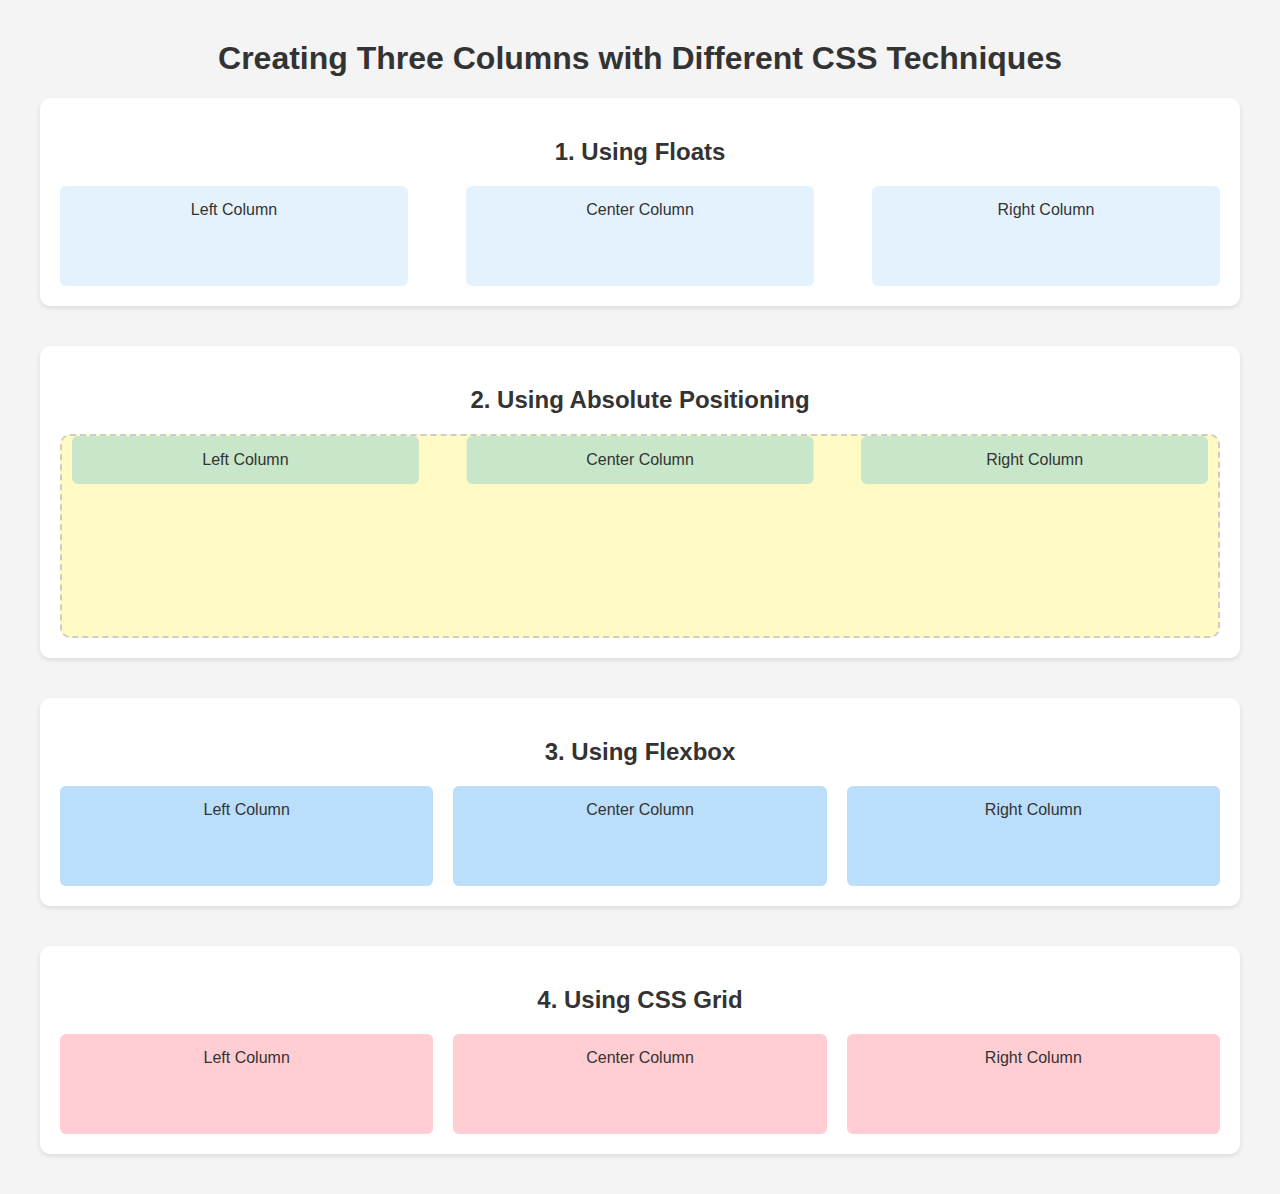
<file: Positioning /collumns.html>
<!DOCTYPE html>
<html lang="en">
<head>
  <meta charset="UTF-8">
  <meta name="viewport" content="width=device-width, initial-scale=1.0">
  <title>CSS Three Columns - 4 Techniques</title>
  <!-- Link to external CSS file -->
  <link rel="stylesheet" href="collumnstyles.css">
</head>
<body>
  <h1>Creating Three Columns with Different CSS Techniques</h1>
  
  <!-- ===========================
       1. FLOAT EXAMPLE
       =========================== -->
  <section class="float-columns">
    <h2>1. Using Floats</h2>

    <div class="column float-left">Left Column</div>
    <div class="column float-left center-column">Center Column</div>
    <div class="column float-right">Right Column</div>

    <div class="clearfix"></div>
  </section>

  <!-- ===========================
       2. ABSOLUTE POSITIONING
       =========================== -->
  <section class="position-columns">
    <h2>2. Using Absolute Positioning</h2>

    <div class="container">
      <div class="column absolute-left">Left Column</div>
      <div class="column absolute-center">Center Column</div>
      <div class="column absolute-right">Right Column</div>
    </div>
  </section>

  <!-- ===========================
       3. FLEXBOX
       =========================== -->
  <section class="flex-columns">
    <h2>3. Using Flexbox</h2>

    <div class="flex-container">
      <div class="column">Left Column</div>
      <div class="column">Center Column</div>
      <div class="column">Right Column</div>
    </div>
  </section>

  <!-- ===========================
       4. CSS GRID
       =========================== -->
  <section class="grid-columns">
    <h2>4. Using CSS Grid</h2>

    <div class="grid-container">
      <div class="column">Left Column</div>
      <div class="column">Center Column</div>
      <div class="column">Right Column</div>
    </div>
  </section>

</body>
</html>
</file>
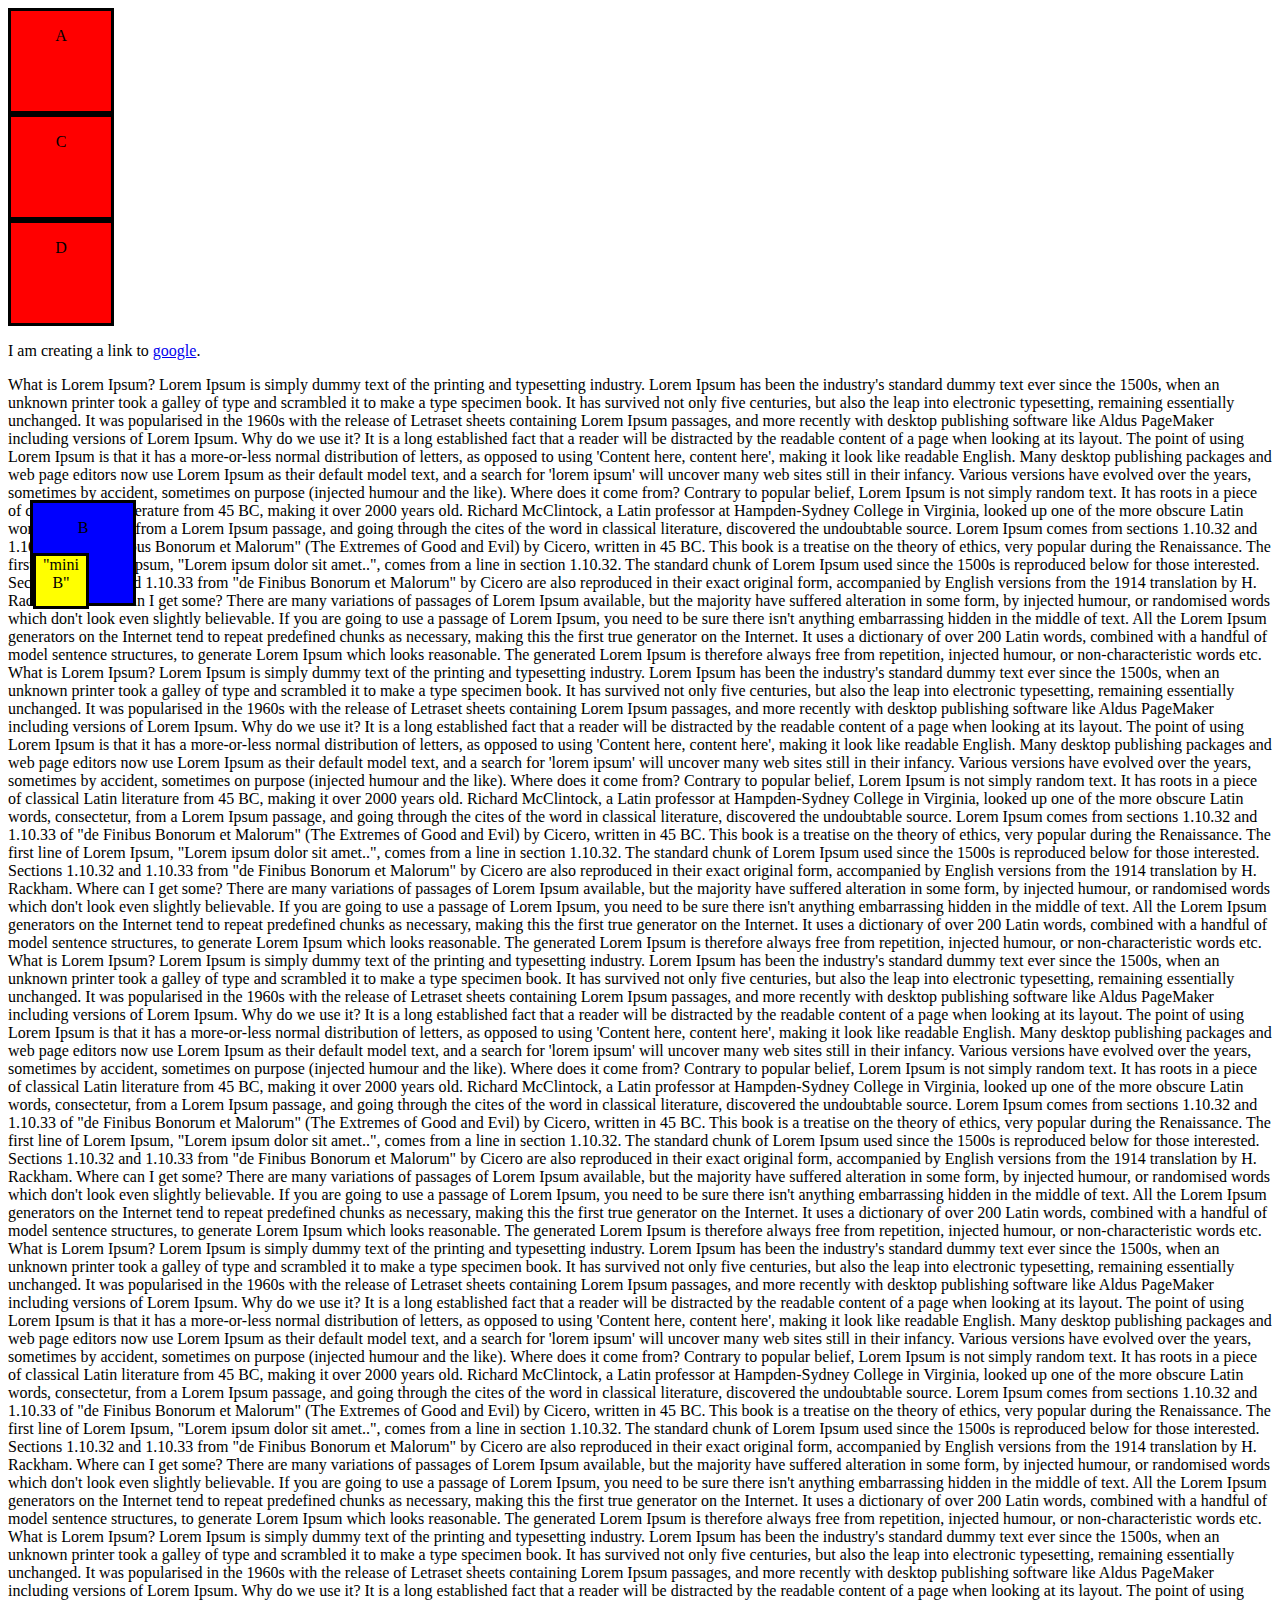
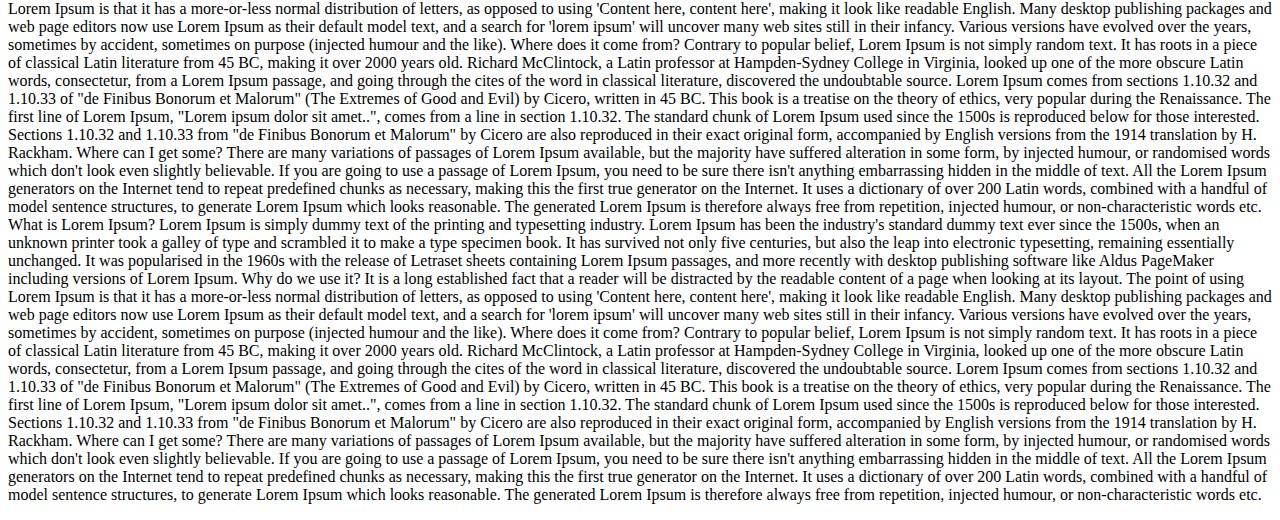
<file: Positioning /fixedposition.html>
<html> 
<head>
<link rel="stylesheet" href="fixedpos.css">

</head>
<body> 

<div id="A" class="box">
    <p> A </p>
</div>

<div id="B" class="box">
    <p> B </p>
    <p id="miniB"> "mini B"</p>
</div>

<div id="C" class="box">
    <p> C </p>
</div>

<div id="D" class="box">
    <p> D </p>
</div>
<p> I am creating a link to <a href="https://www.google.com/">google</a>.</p>


<p>

    <p> 

What is Lorem Ipsum?
Lorem Ipsum is simply dummy text of the printing and typesetting industry. Lorem Ipsum has been the industry's standard dummy text ever since the 1500s, when an unknown printer took a galley of type and scrambled it to make a type specimen book. It has survived not only five centuries, but also the leap into electronic typesetting, remaining essentially unchanged. It was popularised in the 1960s with the release of Letraset sheets containing Lorem Ipsum passages, and more recently with desktop publishing software like Aldus PageMaker including versions of Lorem Ipsum.

Why do we use it?
It is a long established fact that a reader will be distracted by the readable content of a page when looking at its layout. The point of using Lorem Ipsum is that it has a more-or-less normal distribution of letters, as opposed to using 'Content here, content here', making it look like readable English. Many desktop publishing packages and web page editors now use Lorem Ipsum as their default model text, and a search for 'lorem ipsum' will uncover many web sites still in their infancy. Various versions have evolved over the years, sometimes by accident, sometimes on purpose (injected humour and the like).


Where does it come from?
Contrary to popular belief, Lorem Ipsum is not simply random text. It has roots in a piece of classical Latin literature from 45 BC, making it over 2000 years old. Richard McClintock, a Latin professor at Hampden-Sydney College in Virginia, looked up one of the more obscure Latin words, consectetur, from a Lorem Ipsum passage, and going through the cites of the word in classical literature, discovered the undoubtable source. Lorem Ipsum comes from sections 1.10.32 and 1.10.33 of "de Finibus Bonorum et Malorum" (The Extremes of Good and Evil) by Cicero, written in 45 BC. This book is a treatise on the theory of ethics, very popular during the Renaissance. The first line of Lorem Ipsum, "Lorem ipsum dolor sit amet..", comes from a line in section 1.10.32.

The standard chunk of Lorem Ipsum used since the 1500s is reproduced below for those interested. Sections 1.10.32 and 1.10.33 from "de Finibus Bonorum et Malorum" by Cicero are also reproduced in their exact original form, accompanied by English versions from the 1914 translation by H. Rackham.

Where can I get some?
There are many variations of passages of Lorem Ipsum available, but the majority have suffered alteration in some form, by injected humour, or randomised words which don't look even slightly believable. If you are going to use a passage of Lorem Ipsum, you need to be sure there isn't anything embarrassing hidden in the middle of text. All the Lorem Ipsum generators on the Internet tend to repeat predefined chunks as necessary, making this the first true generator on the Internet. It uses a dictionary of over 200 Latin words, combined with a handful of model sentence structures, to generate Lorem Ipsum which looks reasonable. The generated Lorem Ipsum is therefore always free from repetition, injected humour, or non-characteristic words etc.
What is Lorem Ipsum?
Lorem Ipsum is simply dummy text of the printing and typesetting industry. Lorem Ipsum has been the industry's standard dummy text ever since the 1500s, when an unknown printer took a galley of type and scrambled it to make a type specimen book. It has survived not only five centuries, but also the leap into electronic typesetting, remaining essentially unchanged. It was popularised in the 1960s with the release of Letraset sheets containing Lorem Ipsum passages, and more recently with desktop publishing software like Aldus PageMaker including versions of Lorem Ipsum.

Why do we use it?
It is a long established fact that a reader will be distracted by the readable content of a page when looking at its layout. The point of using Lorem Ipsum is that it has a more-or-less normal distribution of letters, as opposed to using 'Content here, content here', making it look like readable English. Many desktop publishing packages and web page editors now use Lorem Ipsum as their default model text, and a search for 'lorem ipsum' will uncover many web sites still in their infancy. Various versions have evolved over the years, sometimes by accident, sometimes on purpose (injected humour and the like).


Where does it come from?
Contrary to popular belief, Lorem Ipsum is not simply random text. It has roots in a piece of classical Latin literature from 45 BC, making it over 2000 years old. Richard McClintock, a Latin professor at Hampden-Sydney College in Virginia, looked up one of the more obscure Latin words, consectetur, from a Lorem Ipsum passage, and going through the cites of the word in classical literature, discovered the undoubtable source. Lorem Ipsum comes from sections 1.10.32 and 1.10.33 of "de Finibus Bonorum et Malorum" (The Extremes of Good and Evil) by Cicero, written in 45 BC. This book is a treatise on the theory of ethics, very popular during the Renaissance. The first line of Lorem Ipsum, "Lorem ipsum dolor sit amet..", comes from a line in section 1.10.32.

The standard chunk of Lorem Ipsum used since the 1500s is reproduced below for those interested. Sections 1.10.32 and 1.10.33 from "de Finibus Bonorum et Malorum" by Cicero are also reproduced in their exact original form, accompanied by English versions from the 1914 translation by H. Rackham.

Where can I get some?
There are many variations of passages of Lorem Ipsum available, but the majority have suffered alteration in some form, by injected humour, or randomised words which don't look even slightly believable. If you are going to use a passage of Lorem Ipsum, you need to be sure there isn't anything embarrassing hidden in the middle of text. All the Lorem Ipsum generators on the Internet tend to repeat predefined chunks as necessary, making this the first true generator on the Internet. It uses a dictionary of over 200 Latin words, combined with a handful of model sentence structures, to generate Lorem Ipsum which looks reasonable. The generated Lorem Ipsum is therefore always free from repetition, injected humour, or non-characteristic words etc.
What is Lorem Ipsum?
Lorem Ipsum is simply dummy text of the printing and typesetting industry. Lorem Ipsum has been the industry's standard dummy text ever since the 1500s, when an unknown printer took a galley of type and scrambled it to make a type specimen book. It has survived not only five centuries, but also the leap into electronic typesetting, remaining essentially unchanged. It was popularised in the 1960s with the release of Letraset sheets containing Lorem Ipsum passages, and more recently with desktop publishing software like Aldus PageMaker including versions of Lorem Ipsum.

Why do we use it?
It is a long established fact that a reader will be distracted by the readable content of a page when looking at its layout. The point of using Lorem Ipsum is that it has a more-or-less normal distribution of letters, as opposed to using 'Content here, content here', making it look like readable English. Many desktop publishing packages and web page editors now use Lorem Ipsum as their default model text, and a search for 'lorem ipsum' will uncover many web sites still in their infancy. Various versions have evolved over the years, sometimes by accident, sometimes on purpose (injected humour and the like).


Where does it come from?
Contrary to popular belief, Lorem Ipsum is not simply random text. It has roots in a piece of classical Latin literature from 45 BC, making it over 2000 years old. Richard McClintock, a Latin professor at Hampden-Sydney College in Virginia, looked up one of the more obscure Latin words, consectetur, from a Lorem Ipsum passage, and going through the cites of the word in classical literature, discovered the undoubtable source. Lorem Ipsum comes from sections 1.10.32 and 1.10.33 of "de Finibus Bonorum et Malorum" (The Extremes of Good and Evil) by Cicero, written in 45 BC. This book is a treatise on the theory of ethics, very popular during the Renaissance. The first line of Lorem Ipsum, "Lorem ipsum dolor sit amet..", comes from a line in section 1.10.32.

The standard chunk of Lorem Ipsum used since the 1500s is reproduced below for those interested. Sections 1.10.32 and 1.10.33 from "de Finibus Bonorum et Malorum" by Cicero are also reproduced in their exact original form, accompanied by English versions from the 1914 translation by H. Rackham.

Where can I get some?
There are many variations of passages of Lorem Ipsum available, but the majority have suffered alteration in some form, by injected humour, or randomised words which don't look even slightly believable. If you are going to use a passage of Lorem Ipsum, you need to be sure there isn't anything embarrassing hidden in the middle of text. All the Lorem Ipsum generators on the Internet tend to repeat predefined chunks as necessary, making this the first true generator on the Internet. It uses a dictionary of over 200 Latin words, combined with a handful of model sentence structures, to generate Lorem Ipsum which looks reasonable. The generated Lorem Ipsum is therefore always free from repetition, injected humour, or non-characteristic words etc.
What is Lorem Ipsum?
Lorem Ipsum is simply dummy text of the printing and typesetting industry. Lorem Ipsum has been the industry's standard dummy text ever since the 1500s, when an unknown printer took a galley of type and scrambled it to make a type specimen book. It has survived not only five centuries, but also the leap into electronic typesetting, remaining essentially unchanged. It was popularised in the 1960s with the release of Letraset sheets containing Lorem Ipsum passages, and more recently with desktop publishing software like Aldus PageMaker including versions of Lorem Ipsum.

Why do we use it?
It is a long established fact that a reader will be distracted by the readable content of a page when looking at its layout. The point of using Lorem Ipsum is that it has a more-or-less normal distribution of letters, as opposed to using 'Content here, content here', making it look like readable English. Many desktop publishing packages and web page editors now use Lorem Ipsum as their default model text, and a search for 'lorem ipsum' will uncover many web sites still in their infancy. Various versions have evolved over the years, sometimes by accident, sometimes on purpose (injected humour and the like).


Where does it come from?
Contrary to popular belief, Lorem Ipsum is not simply random text. It has roots in a piece of classical Latin literature from 45 BC, making it over 2000 years old. Richard McClintock, a Latin professor at Hampden-Sydney College in Virginia, looked up one of the more obscure Latin words, consectetur, from a Lorem Ipsum passage, and going through the cites of the word in classical literature, discovered the undoubtable source. Lorem Ipsum comes from sections 1.10.32 and 1.10.33 of "de Finibus Bonorum et Malorum" (The Extremes of Good and Evil) by Cicero, written in 45 BC. This book is a treatise on the theory of ethics, very popular during the Renaissance. The first line of Lorem Ipsum, "Lorem ipsum dolor sit amet..", comes from a line in section 1.10.32.

The standard chunk of Lorem Ipsum used since the 1500s is reproduced below for those interested. Sections 1.10.32 and 1.10.33 from "de Finibus Bonorum et Malorum" by Cicero are also reproduced in their exact original form, accompanied by English versions from the 1914 translation by H. Rackham.

Where can I get some?
There are many variations of passages of Lorem Ipsum available, but the majority have suffered alteration in some form, by injected humour, or randomised words which don't look even slightly believable. If you are going to use a passage of Lorem Ipsum, you need to be sure there isn't anything embarrassing hidden in the middle of text. All the Lorem Ipsum generators on the Internet tend to repeat predefined chunks as necessary, making this the first true generator on the Internet. It uses a dictionary of over 200 Latin words, combined with a handful of model sentence structures, to generate Lorem Ipsum which looks reasonable. The generated Lorem Ipsum is therefore always free from repetition, injected humour, or non-characteristic words etc.
What is Lorem Ipsum?
Lorem Ipsum is simply dummy text of the printing and typesetting industry. Lorem Ipsum has been the industry's standard dummy text ever since the 1500s, when an unknown printer took a galley of type and scrambled it to make a type specimen book. It has survived not only five centuries, but also the leap into electronic typesetting, remaining essentially unchanged. It was popularised in the 1960s with the release of Letraset sheets containing Lorem Ipsum passages, and more recently with desktop publishing software like Aldus PageMaker including versions of Lorem Ipsum.

Why do we use it?
It is a long established fact that a reader will be distracted by the readable content of a page when looking at its layout. The point of using Lorem Ipsum is that it has a more-or-less normal distribution of letters, as opposed to using 'Content here, content here', making it look like readable English. Many desktop publishing packages and web page editors now use Lorem Ipsum as their default model text, and a search for 'lorem ipsum' will uncover many web sites still in their infancy. Various versions have evolved over the years, sometimes by accident, sometimes on purpose (injected humour and the like).


Where does it come from?
Contrary to popular belief, Lorem Ipsum is not simply random text. It has roots in a piece of classical Latin literature from 45 BC, making it over 2000 years old. Richard McClintock, a Latin professor at Hampden-Sydney College in Virginia, looked up one of the more obscure Latin words, consectetur, from a Lorem Ipsum passage, and going through the cites of the word in classical literature, discovered the undoubtable source. Lorem Ipsum comes from sections 1.10.32 and 1.10.33 of "de Finibus Bonorum et Malorum" (The Extremes of Good and Evil) by Cicero, written in 45 BC. This book is a treatise on the theory of ethics, very popular during the Renaissance. The first line of Lorem Ipsum, "Lorem ipsum dolor sit amet..", comes from a line in section 1.10.32.

The standard chunk of Lorem Ipsum used since the 1500s is reproduced below for those interested. Sections 1.10.32 and 1.10.33 from "de Finibus Bonorum et Malorum" by Cicero are also reproduced in their exact original form, accompanied by English versions from the 1914 translation by H. Rackham.

Where can I get some?
There are many variations of passages of Lorem Ipsum available, but the majority have suffered alteration in some form, by injected humour, or randomised words which don't look even slightly believable. If you are going to use a passage of Lorem Ipsum, you need to be sure there isn't anything embarrassing hidden in the middle of text. All the Lorem Ipsum generators on the Internet tend to repeat predefined chunks as necessary, making this the first true generator on the Internet. It uses a dictionary of over 200 Latin words, combined with a handful of model sentence structures, to generate Lorem Ipsum which looks reasonable. The generated Lorem Ipsum is therefore always free from repetition, injected humour, or non-characteristic words etc.
What is Lorem Ipsum?
Lorem Ipsum is simply dummy text of the printing and typesetting industry. Lorem Ipsum has been the industry's standard dummy text ever since the 1500s, when an unknown printer took a galley of type and scrambled it to make a type specimen book. It has survived not only five centuries, but also the leap into electronic typesetting, remaining essentially unchanged. It was popularised in the 1960s with the release of Letraset sheets containing Lorem Ipsum passages, and more recently with desktop publishing software like Aldus PageMaker including versions of Lorem Ipsum.

Why do we use it?
It is a long established fact that a reader will be distracted by the readable content of a page when looking at its layout. The point of using Lorem Ipsum is that it has a more-or-less normal distribution of letters, as opposed to using 'Content here, content here', making it look like readable English. Many desktop publishing packages and web page editors now use Lorem Ipsum as their default model text, and a search for 'lorem ipsum' will uncover many web sites still in their infancy. Various versions have evolved over the years, sometimes by accident, sometimes on purpose (injected humour and the like).


Where does it come from?
Contrary to popular belief, Lorem Ipsum is not simply random text. It has roots in a piece of classical Latin literature from 45 BC, making it over 2000 years old. Richard McClintock, a Latin professor at Hampden-Sydney College in Virginia, looked up one of the more obscure Latin words, consectetur, from a Lorem Ipsum passage, and going through the cites of the word in classical literature, discovered the undoubtable source. Lorem Ipsum comes from sections 1.10.32 and 1.10.33 of "de Finibus Bonorum et Malorum" (The Extremes of Good and Evil) by Cicero, written in 45 BC. This book is a treatise on the theory of ethics, very popular during the Renaissance. The first line of Lorem Ipsum, "Lorem ipsum dolor sit amet..", comes from a line in section 1.10.32.

The standard chunk of Lorem Ipsum used since the 1500s is reproduced below for those interested. Sections 1.10.32 and 1.10.33 from "de Finibus Bonorum et Malorum" by Cicero are also reproduced in their exact original form, accompanied by English versions from the 1914 translation by H. Rackham.

Where can I get some?
There are many variations of passages of Lorem Ipsum available, but the majority have suffered alteration in some form, by injected humour, or randomised words which don't look even slightly believable. If you are going to use a passage of Lorem Ipsum, you need to be sure there isn't anything embarrassing hidden in the middle of text. All the Lorem Ipsum generators on the Internet tend to repeat predefined chunks as necessary, making this the first true generator on the Internet. It uses a dictionary of over 200 Latin words, combined with a handful of model sentence structures, to generate Lorem Ipsum which looks reasonable. The generated Lorem Ipsum is therefore always free from repetition, injected humour, or non-characteristic words etc.
</p>


</body>



</html>
</file>
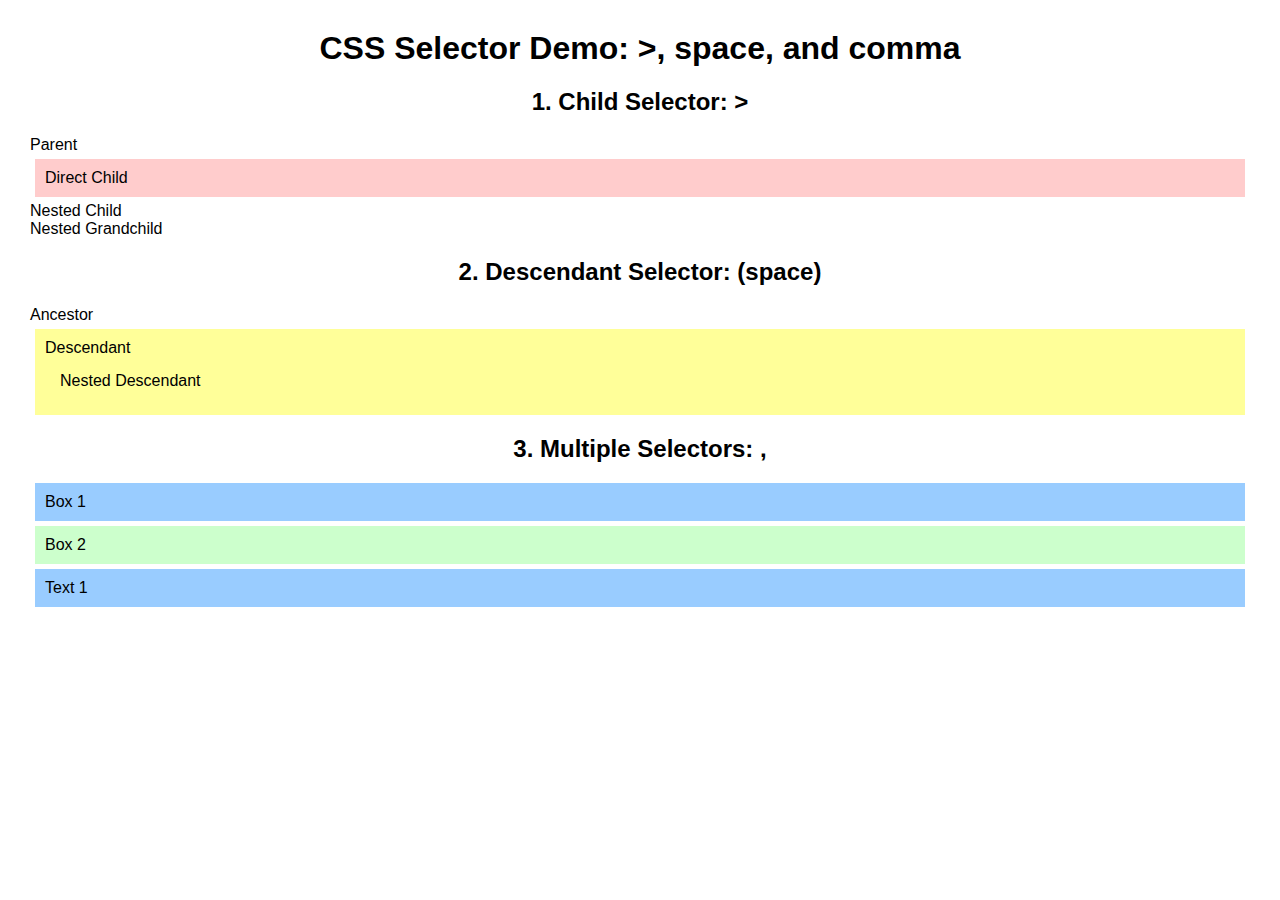
<file: Positioning /formatexamples.html>
<!DOCTYPE html>
<html lang="en">
<head>
  <meta charset="UTF-8">
  <meta name="viewport" content="width=device-width, initial-scale=1.0">
  <title>CSS Selectors Demo</title>
  <link rel="stylesheet" href="formatstyle.css">
</head>
<body>

<h1>CSS Selector Demo: &gt;, space, and comma</h1>

<section class="demo">
  <h2>1. Child Selector: &gt;</h2>
  <div class="parent">
    Parent
    <div class="child">Direct Child</div>
    <div>
      Nested Child
      <div class="child">Nested Grandchild</div>
    </div>
  </div>
</section>

<section class="demo">
  <h2>2. Descendant Selector: (space)</h2>
  <div class="ancestor">
    Ancestor
    <div class="descendant">
      Descendant
      <div class="descendant">Nested Descendant</div>
    </div>
  </div>
</section>

<section class="demo">
  <h2>3. Multiple Selectors: ,</h2>
  <div class="box1">Box 1</div>
  <div class="box2">Box 2</div>
  <p class="text1">Text 1</p>
</section>

</body>
</html>
</file>
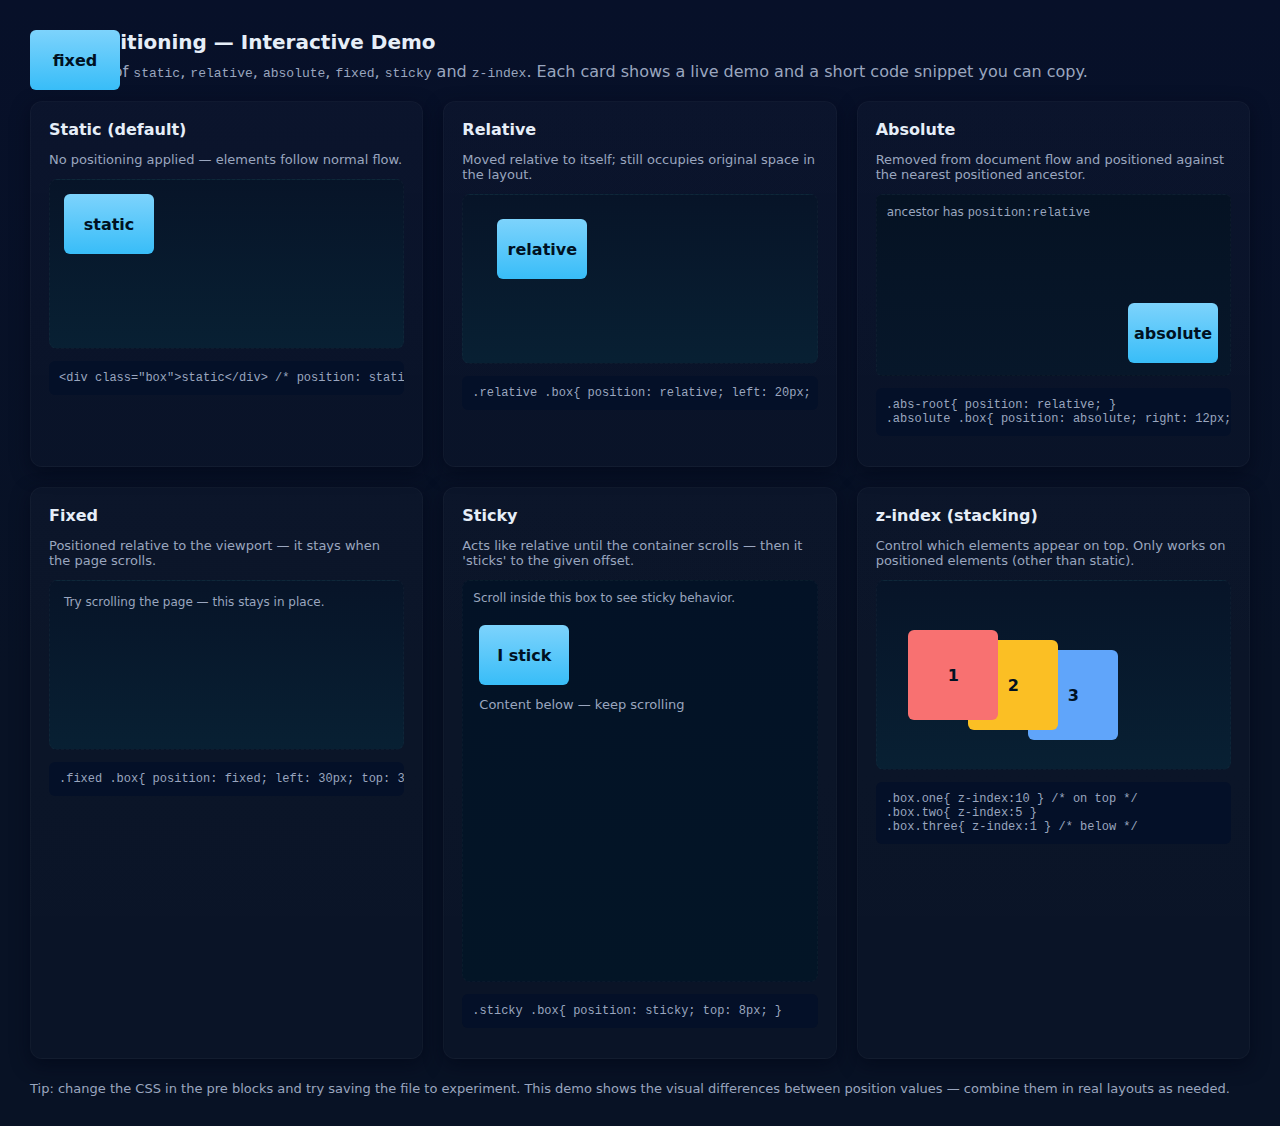
<file: Positioning /gptdemo.html>
<!doctype html>
<html lang="en">
<head>
  <meta charset="utf-8" />
  <meta name="viewport" content="width=device-width,initial-scale=1" />
  <title>CSS Positioning — Demo</title>
  <style>
    /* Basic page layout */
    :root{
      --bg:#0f1724; --card:#0b1220; --muted:#9aa6bf; --accent:#7dd3fc;
      --pad:18px;
      font-family: Inter, system-ui, -apple-system, 'Segoe UI', Roboto, 'Helvetica Neue', Arial;
      color: #e6eef8;
    }
    body{
      margin:0; background:linear-gradient(180deg,#071029 0%, #081225 60%);
      min-height:100vh; padding:30px; box-sizing:border-box;
    }
    h1{margin:0 0 8px 0; font-size:20px}
    p.lead{margin:0 0 20px 0; color:var(--muted)}

    /* Layout grid for examples */
    .grid{display:grid; grid-template-columns:repeat(auto-fit,minmax(320px,1fr)); gap:20px}
    .card{background:linear-gradient(180deg, rgba(255,255,255,0.02), rgba(255,255,255,0.01));
          border:1px solid rgba(255,255,255,0.03); padding:var(--pad); border-radius:12px; box-shadow:0 6px 18px rgba(2,6,23,0.6)}
    .card h2{font-size:16px; margin:0 0 10px 0}
    .explain{color:var(--muted); font-size:13px; margin-bottom:12px}

    /* Example area common styles */
    .example{background:linear-gradient(180deg,#071428,#082033); border-radius:8px; padding:14px; min-height:140px; position:relative; overflow:hidden; border:1px dashed rgba(255,255,255,0.03)}
    .box{width:90px; height:60px; display:flex; align-items:center; justify-content:center; border-radius:6px; background:linear-gradient(180deg,var(--accent), #38bdf8); color:#012; font-weight:700}

    /* Static (default) */
    .static .box{position:static}

    /* Relative example: offset without leaving flow */
    .relative .box{position:relative; left:20px; top:10px}

    /* Absolute: positioned relative to nearest positioned ancestor (.abs-root). Put .abs-root position:relative */
    .abs-root{position:relative; height:160px; border-radius:6px; background:linear-gradient(180deg,#051223,#07172a); padding:10px}
    .absolute .box{position:absolute; right:12px; bottom:12px}

    /* Fixed: positioned relative to viewport */
    .fixed-demo{height:140px}
    .fixed .box{position:fixed; left:30px; top:30px; z-index:9999}
    /* show a small note so user knows it's fixed; the box will stay while page scrolls */

    /* Sticky: sticks inside scrolling container when reaching threshold */
    .long{height:380px; overflow:auto; padding:10px; background:linear-gradient(180deg,#031226,#031526); border-radius:8px}
    .sticky .box{position:sticky; top:8px}

    /* z-index layering demo */
    .layer-demo{height:160px; display:flex; align-items:center; justify-content:center; gap:10px}
    .layer-demo .box{width:90px; height:90px}
    .box.one{background:#f87171; position:relative; z-index:10}
    .box.two{background:#fbbf24; position:relative; left:-40px; top:10px; z-index:5}
    .box.three{background:#60a5fa; position:relative; left:-80px; top:20px; z-index:1}

    /* small code block */
    pre{background:#041028; color:var(--muted); padding:10px; border-radius:6px; font-size:12px; overflow:auto}

    footer{margin-top:22px; color:var(--muted); font-size:13px}

    /* small responsive tweak */
    @media (max-width:420px){ .box{width:72px; height:50px; font-size:12px} }
  </style>
</head>
<body>
  <header>
    <h1>CSS Positioning — Interactive Demo</h1>
    <p class="lead">Examples of <code>static</code>, <code>relative</code>, <code>absolute</code>, <code>fixed</code>, <code>sticky</code> and <code>z-index</code>. Each card shows a live demo and a short code snippet you can copy.</p>
  </header>

  <main class="grid">
    <!-- Static -->
    <section class="card">
      <h2>Static (default)</h2>
      <p class="explain">No positioning applied — elements follow normal flow.</p>
      <div class="example static">
        <div class="box">static</div>
      </div>
      <pre>&lt;div class="box"&gt;static&lt;/div&gt; /* position: static (default) */</pre>
    </section>

    <!-- Relative -->
    <section class="card">
      <h2>Relative</h2>
      <p class="explain">Moved relative to itself; still occupies original space in the layout.</p>
      <div class="example relative">
        <div class="box">relative</div>
      </div>
      <pre>.relative .box{ position: relative; left: 20px; top: 10px; }</pre>
    </section>

    <!-- Absolute -->
    <section class="card">
      <h2>Absolute</h2>
      <p class="explain">Removed from document flow and positioned against the nearest positioned ancestor.</p>
      <div class="example abs-root absolute">
        <div style="color:var(--muted); font-size:12px; margin-bottom:8px">ancestor has <code>position:relative</code></div>
        <div class="box">absolute</div>
      </div>
      <pre>.abs-root{ position: relative; } 
.absolute .box{ position: absolute; right: 12px; bottom: 12px; }</pre>
    </section>

    <!-- Fixed -->
    <section class="card">
      <h2>Fixed</h2>
      <p class="explain">Positioned relative to the viewport — it stays when the page scrolls.</p>
      <div class="example fixed-demo fixed">
        <div style="color:var(--muted); font-size:12px; margin-bottom:8px">Try scrolling the page — this stays in place.</div>
        <div class="box">fixed</div>
      </div>
      <pre>.fixed .box{ position: fixed; left: 30px; top: 30px; }</pre>
    </section>

    <!-- Sticky -->
    <section class="card">
      <h2>Sticky</h2>
      <p class="explain">Acts like relative until the container scrolls — then it 'sticks' to the given offset.</p>
      <div class="example long sticky">
        <div style="height:20px; color:var(--muted); font-size:12px; margin-bottom:8px">Scroll inside this box to see sticky behavior.</div>
        <div style="height:300px; padding:6px; background:transparent">
          <div class="box">I stick</div>
          <div style="height:220px; margin-top:12px; color:var(--muted); font-size:13px">Content below — keep scrolling</div>
        </div>
      </div>
      <pre>.sticky .box{ position: sticky; top: 8px; }</pre>
    </section>

    <!-- z-index layering -->
    <section class="card">
      <h2>z-index (stacking)</h2>
      <p class="explain">Control which elements appear on top. Only works on positioned elements (other than static).</p>
      <div class="example layer-demo">
        <div class="box one">1</div>
        <div class="box two">2</div>
        <div class="box three">3</div>
      </div>
      <pre>.box.one{ z-index:10 } /* on top */
.box.two{ z-index:5 }
.box.three{ z-index:1 } /* below */</pre>
    </section>

  </main>

  <footer>
    Tip: change the CSS in the pre blocks and try saving the file to experiment. This demo shows the visual differences between position values — combine them in real layouts as needed.
  </footer>

  <!-- no JS required; purely CSS examples -->
</body>
</html>
</file>
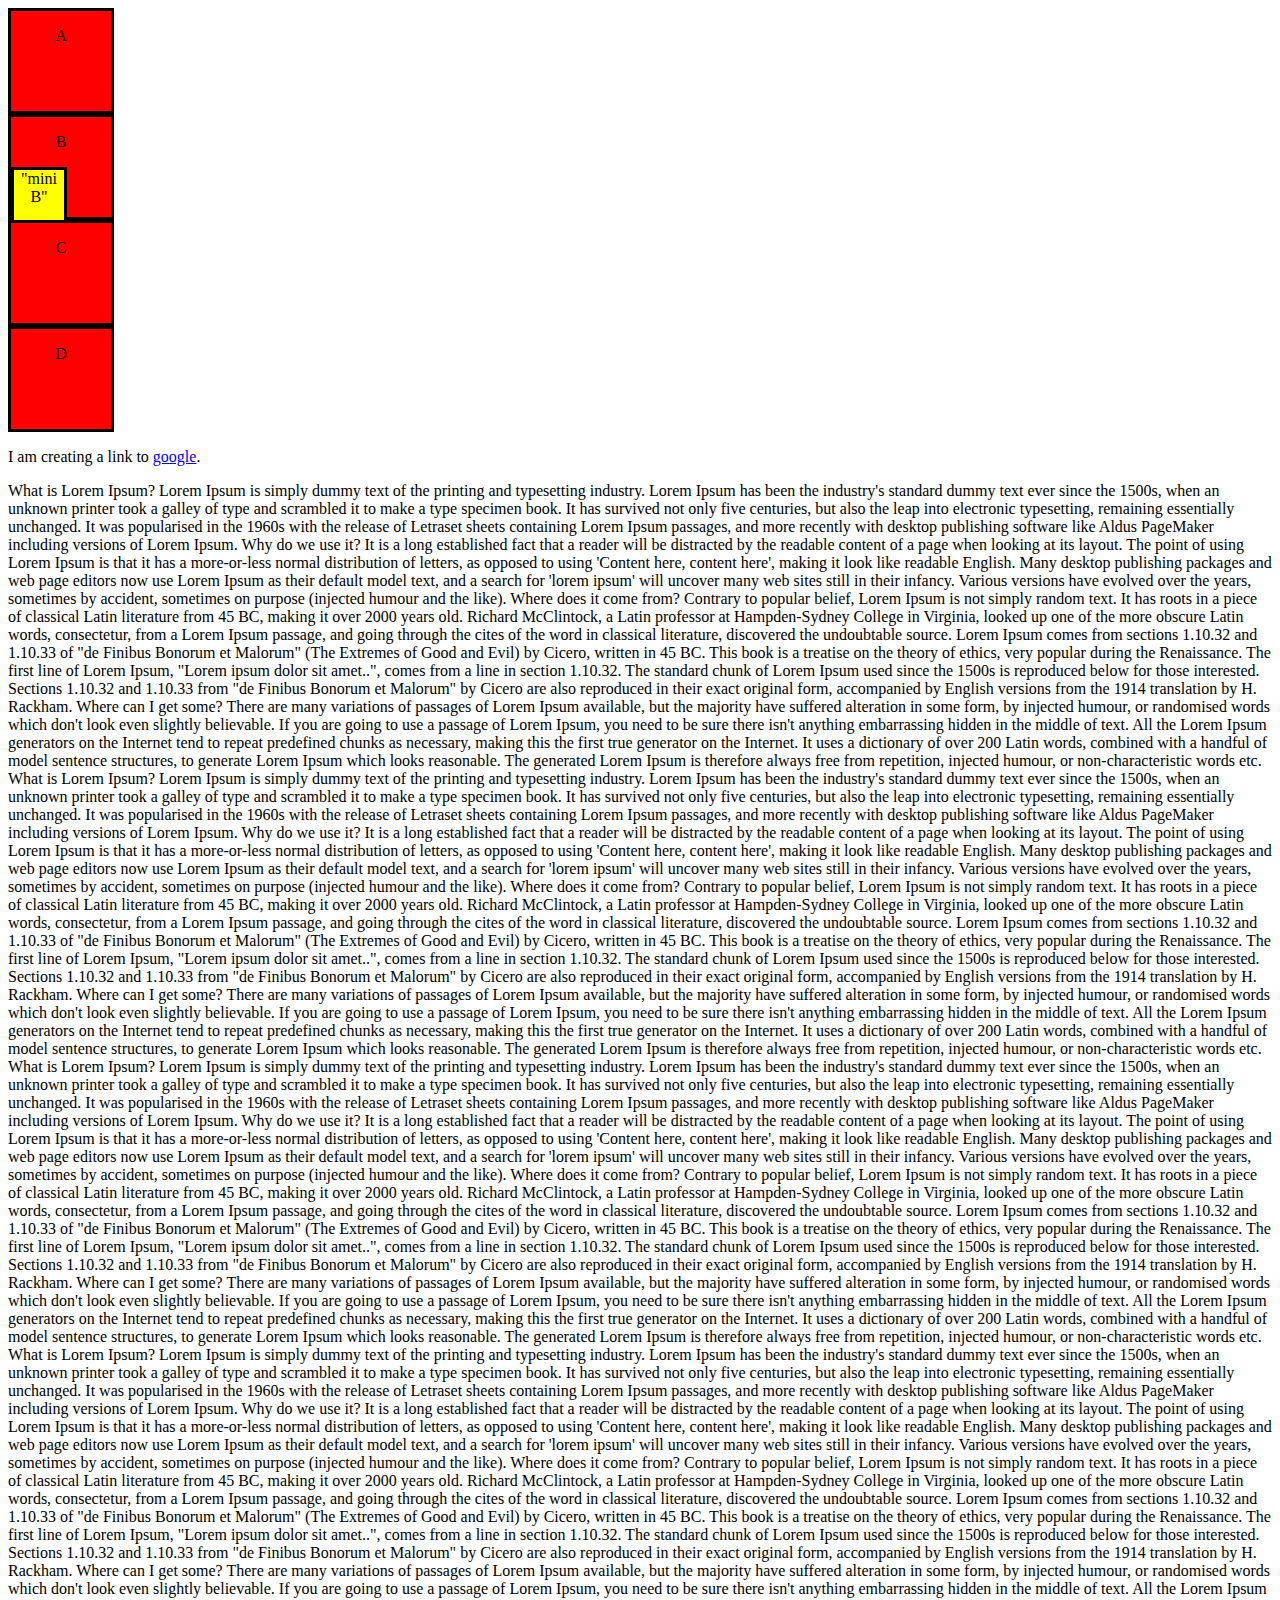
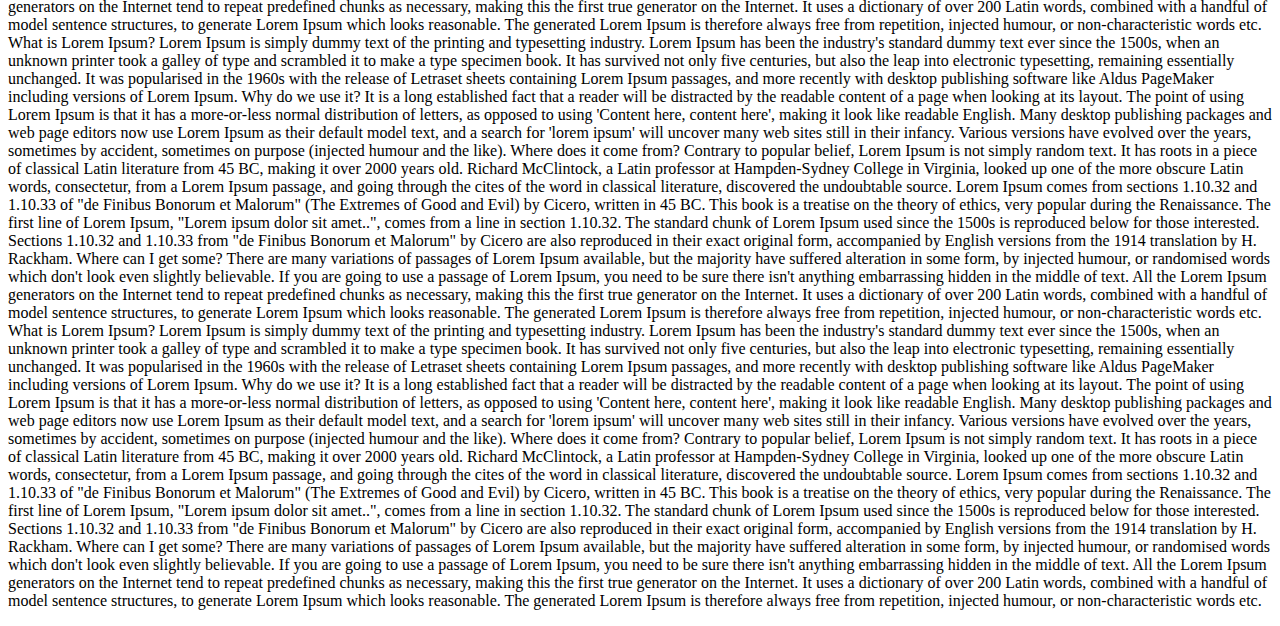
<file: Positioning /positioning.html>
<html> 
<head>
<link rel="stylesheet" href="positioning.css">

</head>
<body> 

<div id="A" class="box">
    <p> A </p>
</div>

<div id="B" class="box">
    <p> B </p>
    <p id="miniB"> "mini B"</p>
</div>

<div id="C" class="box">
    <p> C </p>
</div>

<div id="D" class="box">
    <p> D </p>
</div>
<p> I am creating a link to <a href="https://www.google.com/">google</a>.</p>


<p>

    <p> 

What is Lorem Ipsum?
Lorem Ipsum is simply dummy text of the printing and typesetting industry. Lorem Ipsum has been the industry's standard dummy text ever since the 1500s, when an unknown printer took a galley of type and scrambled it to make a type specimen book. It has survived not only five centuries, but also the leap into electronic typesetting, remaining essentially unchanged. It was popularised in the 1960s with the release of Letraset sheets containing Lorem Ipsum passages, and more recently with desktop publishing software like Aldus PageMaker including versions of Lorem Ipsum.

Why do we use it?
It is a long established fact that a reader will be distracted by the readable content of a page when looking at its layout. The point of using Lorem Ipsum is that it has a more-or-less normal distribution of letters, as opposed to using 'Content here, content here', making it look like readable English. Many desktop publishing packages and web page editors now use Lorem Ipsum as their default model text, and a search for 'lorem ipsum' will uncover many web sites still in their infancy. Various versions have evolved over the years, sometimes by accident, sometimes on purpose (injected humour and the like).


Where does it come from?
Contrary to popular belief, Lorem Ipsum is not simply random text. It has roots in a piece of classical Latin literature from 45 BC, making it over 2000 years old. Richard McClintock, a Latin professor at Hampden-Sydney College in Virginia, looked up one of the more obscure Latin words, consectetur, from a Lorem Ipsum passage, and going through the cites of the word in classical literature, discovered the undoubtable source. Lorem Ipsum comes from sections 1.10.32 and 1.10.33 of "de Finibus Bonorum et Malorum" (The Extremes of Good and Evil) by Cicero, written in 45 BC. This book is a treatise on the theory of ethics, very popular during the Renaissance. The first line of Lorem Ipsum, "Lorem ipsum dolor sit amet..", comes from a line in section 1.10.32.

The standard chunk of Lorem Ipsum used since the 1500s is reproduced below for those interested. Sections 1.10.32 and 1.10.33 from "de Finibus Bonorum et Malorum" by Cicero are also reproduced in their exact original form, accompanied by English versions from the 1914 translation by H. Rackham.

Where can I get some?
There are many variations of passages of Lorem Ipsum available, but the majority have suffered alteration in some form, by injected humour, or randomised words which don't look even slightly believable. If you are going to use a passage of Lorem Ipsum, you need to be sure there isn't anything embarrassing hidden in the middle of text. All the Lorem Ipsum generators on the Internet tend to repeat predefined chunks as necessary, making this the first true generator on the Internet. It uses a dictionary of over 200 Latin words, combined with a handful of model sentence structures, to generate Lorem Ipsum which looks reasonable. The generated Lorem Ipsum is therefore always free from repetition, injected humour, or non-characteristic words etc.
What is Lorem Ipsum?
Lorem Ipsum is simply dummy text of the printing and typesetting industry. Lorem Ipsum has been the industry's standard dummy text ever since the 1500s, when an unknown printer took a galley of type and scrambled it to make a type specimen book. It has survived not only five centuries, but also the leap into electronic typesetting, remaining essentially unchanged. It was popularised in the 1960s with the release of Letraset sheets containing Lorem Ipsum passages, and more recently with desktop publishing software like Aldus PageMaker including versions of Lorem Ipsum.

Why do we use it?
It is a long established fact that a reader will be distracted by the readable content of a page when looking at its layout. The point of using Lorem Ipsum is that it has a more-or-less normal distribution of letters, as opposed to using 'Content here, content here', making it look like readable English. Many desktop publishing packages and web page editors now use Lorem Ipsum as their default model text, and a search for 'lorem ipsum' will uncover many web sites still in their infancy. Various versions have evolved over the years, sometimes by accident, sometimes on purpose (injected humour and the like).


Where does it come from?
Contrary to popular belief, Lorem Ipsum is not simply random text. It has roots in a piece of classical Latin literature from 45 BC, making it over 2000 years old. Richard McClintock, a Latin professor at Hampden-Sydney College in Virginia, looked up one of the more obscure Latin words, consectetur, from a Lorem Ipsum passage, and going through the cites of the word in classical literature, discovered the undoubtable source. Lorem Ipsum comes from sections 1.10.32 and 1.10.33 of "de Finibus Bonorum et Malorum" (The Extremes of Good and Evil) by Cicero, written in 45 BC. This book is a treatise on the theory of ethics, very popular during the Renaissance. The first line of Lorem Ipsum, "Lorem ipsum dolor sit amet..", comes from a line in section 1.10.32.

The standard chunk of Lorem Ipsum used since the 1500s is reproduced below for those interested. Sections 1.10.32 and 1.10.33 from "de Finibus Bonorum et Malorum" by Cicero are also reproduced in their exact original form, accompanied by English versions from the 1914 translation by H. Rackham.

Where can I get some?
There are many variations of passages of Lorem Ipsum available, but the majority have suffered alteration in some form, by injected humour, or randomised words which don't look even slightly believable. If you are going to use a passage of Lorem Ipsum, you need to be sure there isn't anything embarrassing hidden in the middle of text. All the Lorem Ipsum generators on the Internet tend to repeat predefined chunks as necessary, making this the first true generator on the Internet. It uses a dictionary of over 200 Latin words, combined with a handful of model sentence structures, to generate Lorem Ipsum which looks reasonable. The generated Lorem Ipsum is therefore always free from repetition, injected humour, or non-characteristic words etc.
What is Lorem Ipsum?
Lorem Ipsum is simply dummy text of the printing and typesetting industry. Lorem Ipsum has been the industry's standard dummy text ever since the 1500s, when an unknown printer took a galley of type and scrambled it to make a type specimen book. It has survived not only five centuries, but also the leap into electronic typesetting, remaining essentially unchanged. It was popularised in the 1960s with the release of Letraset sheets containing Lorem Ipsum passages, and more recently with desktop publishing software like Aldus PageMaker including versions of Lorem Ipsum.

Why do we use it?
It is a long established fact that a reader will be distracted by the readable content of a page when looking at its layout. The point of using Lorem Ipsum is that it has a more-or-less normal distribution of letters, as opposed to using 'Content here, content here', making it look like readable English. Many desktop publishing packages and web page editors now use Lorem Ipsum as their default model text, and a search for 'lorem ipsum' will uncover many web sites still in their infancy. Various versions have evolved over the years, sometimes by accident, sometimes on purpose (injected humour and the like).


Where does it come from?
Contrary to popular belief, Lorem Ipsum is not simply random text. It has roots in a piece of classical Latin literature from 45 BC, making it over 2000 years old. Richard McClintock, a Latin professor at Hampden-Sydney College in Virginia, looked up one of the more obscure Latin words, consectetur, from a Lorem Ipsum passage, and going through the cites of the word in classical literature, discovered the undoubtable source. Lorem Ipsum comes from sections 1.10.32 and 1.10.33 of "de Finibus Bonorum et Malorum" (The Extremes of Good and Evil) by Cicero, written in 45 BC. This book is a treatise on the theory of ethics, very popular during the Renaissance. The first line of Lorem Ipsum, "Lorem ipsum dolor sit amet..", comes from a line in section 1.10.32.

The standard chunk of Lorem Ipsum used since the 1500s is reproduced below for those interested. Sections 1.10.32 and 1.10.33 from "de Finibus Bonorum et Malorum" by Cicero are also reproduced in their exact original form, accompanied by English versions from the 1914 translation by H. Rackham.

Where can I get some?
There are many variations of passages of Lorem Ipsum available, but the majority have suffered alteration in some form, by injected humour, or randomised words which don't look even slightly believable. If you are going to use a passage of Lorem Ipsum, you need to be sure there isn't anything embarrassing hidden in the middle of text. All the Lorem Ipsum generators on the Internet tend to repeat predefined chunks as necessary, making this the first true generator on the Internet. It uses a dictionary of over 200 Latin words, combined with a handful of model sentence structures, to generate Lorem Ipsum which looks reasonable. The generated Lorem Ipsum is therefore always free from repetition, injected humour, or non-characteristic words etc.
What is Lorem Ipsum?
Lorem Ipsum is simply dummy text of the printing and typesetting industry. Lorem Ipsum has been the industry's standard dummy text ever since the 1500s, when an unknown printer took a galley of type and scrambled it to make a type specimen book. It has survived not only five centuries, but also the leap into electronic typesetting, remaining essentially unchanged. It was popularised in the 1960s with the release of Letraset sheets containing Lorem Ipsum passages, and more recently with desktop publishing software like Aldus PageMaker including versions of Lorem Ipsum.

Why do we use it?
It is a long established fact that a reader will be distracted by the readable content of a page when looking at its layout. The point of using Lorem Ipsum is that it has a more-or-less normal distribution of letters, as opposed to using 'Content here, content here', making it look like readable English. Many desktop publishing packages and web page editors now use Lorem Ipsum as their default model text, and a search for 'lorem ipsum' will uncover many web sites still in their infancy. Various versions have evolved over the years, sometimes by accident, sometimes on purpose (injected humour and the like).


Where does it come from?
Contrary to popular belief, Lorem Ipsum is not simply random text. It has roots in a piece of classical Latin literature from 45 BC, making it over 2000 years old. Richard McClintock, a Latin professor at Hampden-Sydney College in Virginia, looked up one of the more obscure Latin words, consectetur, from a Lorem Ipsum passage, and going through the cites of the word in classical literature, discovered the undoubtable source. Lorem Ipsum comes from sections 1.10.32 and 1.10.33 of "de Finibus Bonorum et Malorum" (The Extremes of Good and Evil) by Cicero, written in 45 BC. This book is a treatise on the theory of ethics, very popular during the Renaissance. The first line of Lorem Ipsum, "Lorem ipsum dolor sit amet..", comes from a line in section 1.10.32.

The standard chunk of Lorem Ipsum used since the 1500s is reproduced below for those interested. Sections 1.10.32 and 1.10.33 from "de Finibus Bonorum et Malorum" by Cicero are also reproduced in their exact original form, accompanied by English versions from the 1914 translation by H. Rackham.

Where can I get some?
There are many variations of passages of Lorem Ipsum available, but the majority have suffered alteration in some form, by injected humour, or randomised words which don't look even slightly believable. If you are going to use a passage of Lorem Ipsum, you need to be sure there isn't anything embarrassing hidden in the middle of text. All the Lorem Ipsum generators on the Internet tend to repeat predefined chunks as necessary, making this the first true generator on the Internet. It uses a dictionary of over 200 Latin words, combined with a handful of model sentence structures, to generate Lorem Ipsum which looks reasonable. The generated Lorem Ipsum is therefore always free from repetition, injected humour, or non-characteristic words etc.
What is Lorem Ipsum?
Lorem Ipsum is simply dummy text of the printing and typesetting industry. Lorem Ipsum has been the industry's standard dummy text ever since the 1500s, when an unknown printer took a galley of type and scrambled it to make a type specimen book. It has survived not only five centuries, but also the leap into electronic typesetting, remaining essentially unchanged. It was popularised in the 1960s with the release of Letraset sheets containing Lorem Ipsum passages, and more recently with desktop publishing software like Aldus PageMaker including versions of Lorem Ipsum.

Why do we use it?
It is a long established fact that a reader will be distracted by the readable content of a page when looking at its layout. The point of using Lorem Ipsum is that it has a more-or-less normal distribution of letters, as opposed to using 'Content here, content here', making it look like readable English. Many desktop publishing packages and web page editors now use Lorem Ipsum as their default model text, and a search for 'lorem ipsum' will uncover many web sites still in their infancy. Various versions have evolved over the years, sometimes by accident, sometimes on purpose (injected humour and the like).


Where does it come from?
Contrary to popular belief, Lorem Ipsum is not simply random text. It has roots in a piece of classical Latin literature from 45 BC, making it over 2000 years old. Richard McClintock, a Latin professor at Hampden-Sydney College in Virginia, looked up one of the more obscure Latin words, consectetur, from a Lorem Ipsum passage, and going through the cites of the word in classical literature, discovered the undoubtable source. Lorem Ipsum comes from sections 1.10.32 and 1.10.33 of "de Finibus Bonorum et Malorum" (The Extremes of Good and Evil) by Cicero, written in 45 BC. This book is a treatise on the theory of ethics, very popular during the Renaissance. The first line of Lorem Ipsum, "Lorem ipsum dolor sit amet..", comes from a line in section 1.10.32.

The standard chunk of Lorem Ipsum used since the 1500s is reproduced below for those interested. Sections 1.10.32 and 1.10.33 from "de Finibus Bonorum et Malorum" by Cicero are also reproduced in their exact original form, accompanied by English versions from the 1914 translation by H. Rackham.

Where can I get some?
There are many variations of passages of Lorem Ipsum available, but the majority have suffered alteration in some form, by injected humour, or randomised words which don't look even slightly believable. If you are going to use a passage of Lorem Ipsum, you need to be sure there isn't anything embarrassing hidden in the middle of text. All the Lorem Ipsum generators on the Internet tend to repeat predefined chunks as necessary, making this the first true generator on the Internet. It uses a dictionary of over 200 Latin words, combined with a handful of model sentence structures, to generate Lorem Ipsum which looks reasonable. The generated Lorem Ipsum is therefore always free from repetition, injected humour, or non-characteristic words etc.
What is Lorem Ipsum?
Lorem Ipsum is simply dummy text of the printing and typesetting industry. Lorem Ipsum has been the industry's standard dummy text ever since the 1500s, when an unknown printer took a galley of type and scrambled it to make a type specimen book. It has survived not only five centuries, but also the leap into electronic typesetting, remaining essentially unchanged. It was popularised in the 1960s with the release of Letraset sheets containing Lorem Ipsum passages, and more recently with desktop publishing software like Aldus PageMaker including versions of Lorem Ipsum.

Why do we use it?
It is a long established fact that a reader will be distracted by the readable content of a page when looking at its layout. The point of using Lorem Ipsum is that it has a more-or-less normal distribution of letters, as opposed to using 'Content here, content here', making it look like readable English. Many desktop publishing packages and web page editors now use Lorem Ipsum as their default model text, and a search for 'lorem ipsum' will uncover many web sites still in their infancy. Various versions have evolved over the years, sometimes by accident, sometimes on purpose (injected humour and the like).


Where does it come from?
Contrary to popular belief, Lorem Ipsum is not simply random text. It has roots in a piece of classical Latin literature from 45 BC, making it over 2000 years old. Richard McClintock, a Latin professor at Hampden-Sydney College in Virginia, looked up one of the more obscure Latin words, consectetur, from a Lorem Ipsum passage, and going through the cites of the word in classical literature, discovered the undoubtable source. Lorem Ipsum comes from sections 1.10.32 and 1.10.33 of "de Finibus Bonorum et Malorum" (The Extremes of Good and Evil) by Cicero, written in 45 BC. This book is a treatise on the theory of ethics, very popular during the Renaissance. The first line of Lorem Ipsum, "Lorem ipsum dolor sit amet..", comes from a line in section 1.10.32.

The standard chunk of Lorem Ipsum used since the 1500s is reproduced below for those interested. Sections 1.10.32 and 1.10.33 from "de Finibus Bonorum et Malorum" by Cicero are also reproduced in their exact original form, accompanied by English versions from the 1914 translation by H. Rackham.

Where can I get some?
There are many variations of passages of Lorem Ipsum available, but the majority have suffered alteration in some form, by injected humour, or randomised words which don't look even slightly believable. If you are going to use a passage of Lorem Ipsum, you need to be sure there isn't anything embarrassing hidden in the middle of text. All the Lorem Ipsum generators on the Internet tend to repeat predefined chunks as necessary, making this the first true generator on the Internet. It uses a dictionary of over 200 Latin words, combined with a handful of model sentence structures, to generate Lorem Ipsum which looks reasonable. The generated Lorem Ipsum is therefore always free from repetition, injected humour, or non-characteristic words etc.
</p>


</body>



</html>
</file>
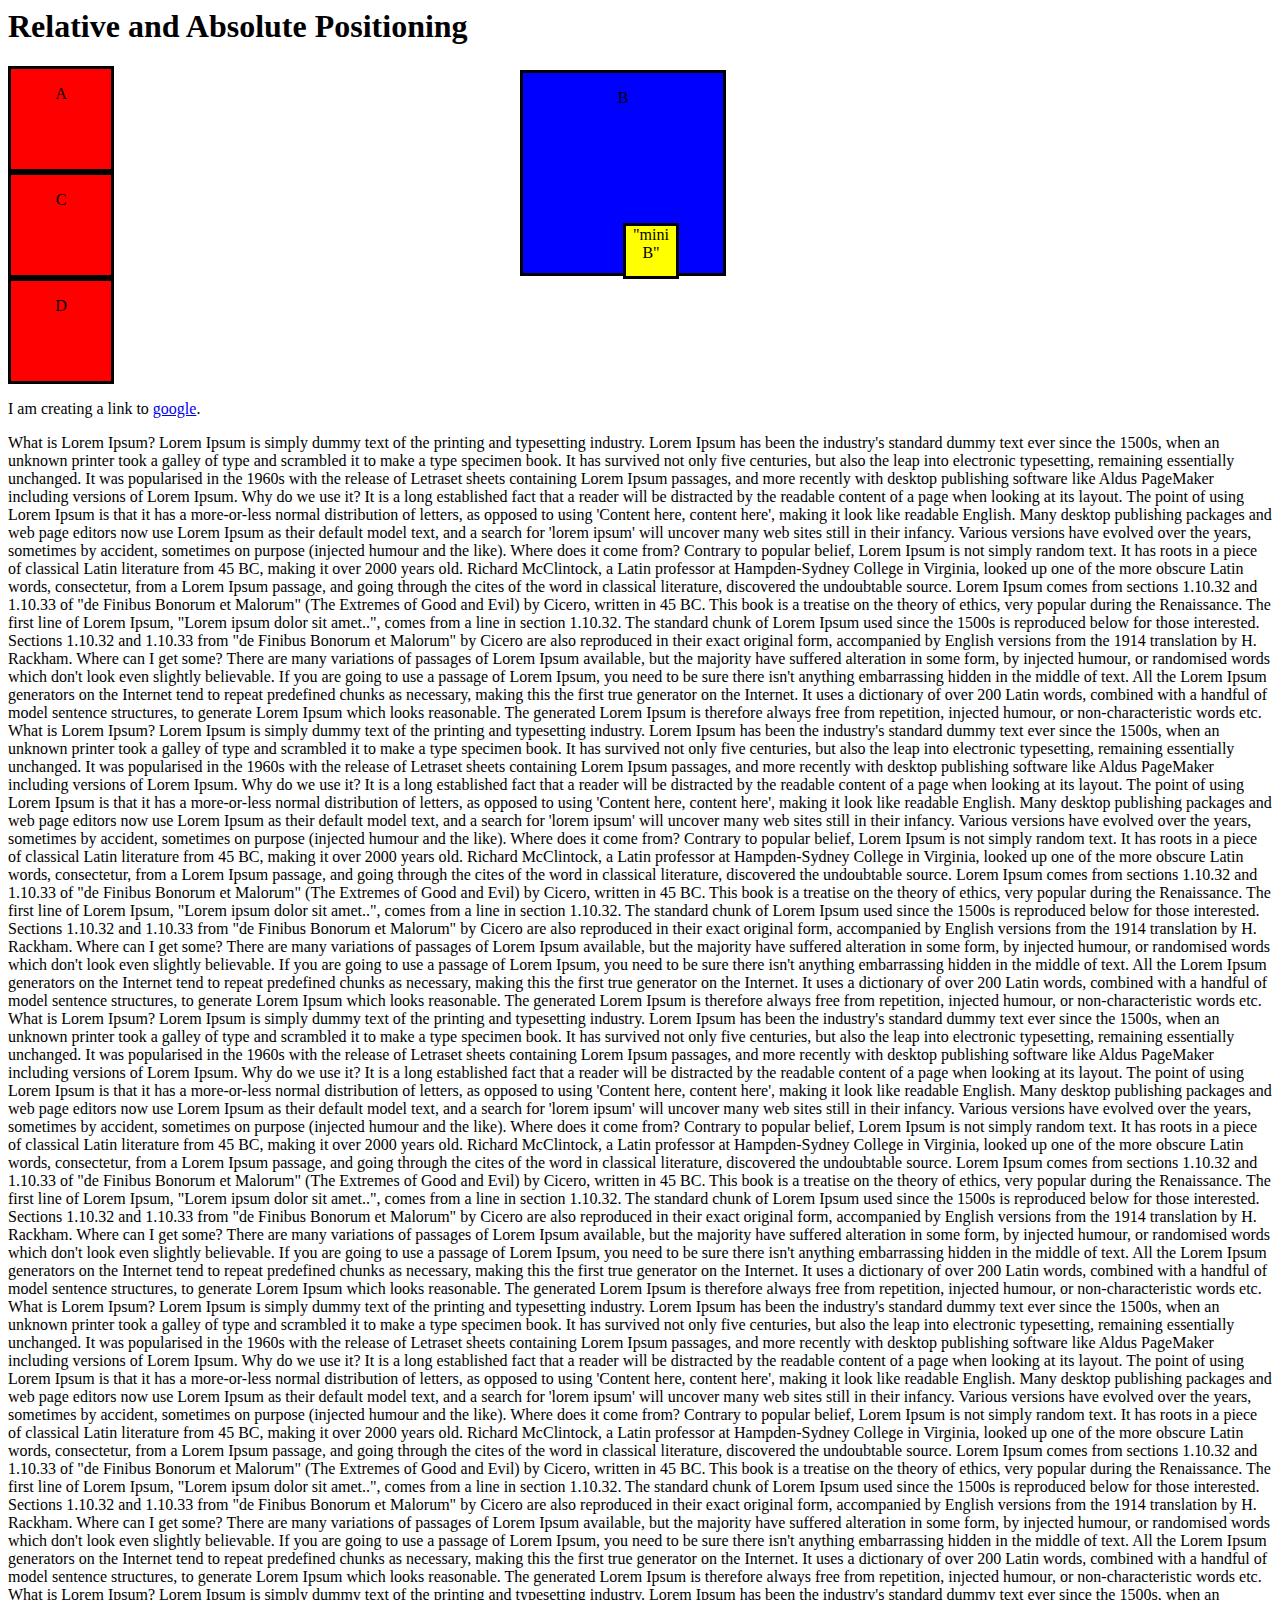
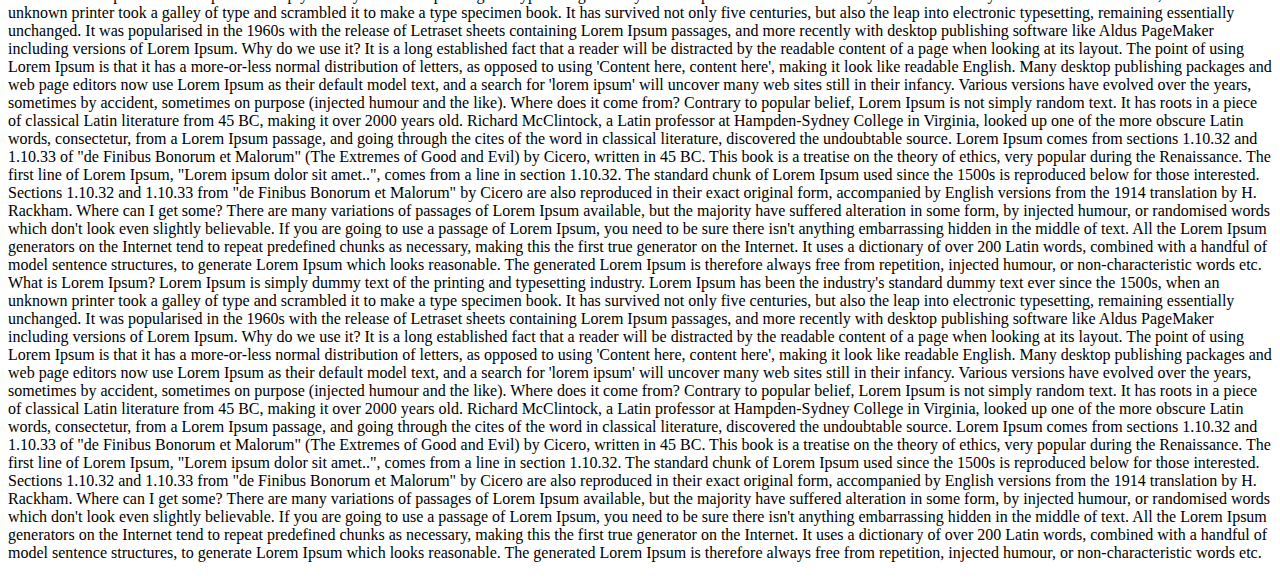
<file: Positioning /relandabs.html>
<html> 
<head>
<link rel="stylesheet" href="relandabs.css">

</head>
<body> 
<h1> Relative and Absolute Positioning</h1>
<div id="A" class="box">
    <p> A </p>
</div>

<div id="B" class="box">
    <p> B </p>
    <p id="miniB"> "mini B"</p>
</div>

<div id="C" class="box">
    <p> C </p>
</div>

<div id="D" class="box">
    <p> D </p>
</div>
<p> I am creating a link to <a href="https://www.google.com/">google</a>.</p>


<p>

    <p> 

What is Lorem Ipsum?
Lorem Ipsum is simply dummy text of the printing and typesetting industry. Lorem Ipsum has been the industry's standard dummy text ever since the 1500s, when an unknown printer took a galley of type and scrambled it to make a type specimen book. It has survived not only five centuries, but also the leap into electronic typesetting, remaining essentially unchanged. It was popularised in the 1960s with the release of Letraset sheets containing Lorem Ipsum passages, and more recently with desktop publishing software like Aldus PageMaker including versions of Lorem Ipsum.

Why do we use it?
It is a long established fact that a reader will be distracted by the readable content of a page when looking at its layout. The point of using Lorem Ipsum is that it has a more-or-less normal distribution of letters, as opposed to using 'Content here, content here', making it look like readable English. Many desktop publishing packages and web page editors now use Lorem Ipsum as their default model text, and a search for 'lorem ipsum' will uncover many web sites still in their infancy. Various versions have evolved over the years, sometimes by accident, sometimes on purpose (injected humour and the like).


Where does it come from?
Contrary to popular belief, Lorem Ipsum is not simply random text. It has roots in a piece of classical Latin literature from 45 BC, making it over 2000 years old. Richard McClintock, a Latin professor at Hampden-Sydney College in Virginia, looked up one of the more obscure Latin words, consectetur, from a Lorem Ipsum passage, and going through the cites of the word in classical literature, discovered the undoubtable source. Lorem Ipsum comes from sections 1.10.32 and 1.10.33 of "de Finibus Bonorum et Malorum" (The Extremes of Good and Evil) by Cicero, written in 45 BC. This book is a treatise on the theory of ethics, very popular during the Renaissance. The first line of Lorem Ipsum, "Lorem ipsum dolor sit amet..", comes from a line in section 1.10.32.

The standard chunk of Lorem Ipsum used since the 1500s is reproduced below for those interested. Sections 1.10.32 and 1.10.33 from "de Finibus Bonorum et Malorum" by Cicero are also reproduced in their exact original form, accompanied by English versions from the 1914 translation by H. Rackham.

Where can I get some?
There are many variations of passages of Lorem Ipsum available, but the majority have suffered alteration in some form, by injected humour, or randomised words which don't look even slightly believable. If you are going to use a passage of Lorem Ipsum, you need to be sure there isn't anything embarrassing hidden in the middle of text. All the Lorem Ipsum generators on the Internet tend to repeat predefined chunks as necessary, making this the first true generator on the Internet. It uses a dictionary of over 200 Latin words, combined with a handful of model sentence structures, to generate Lorem Ipsum which looks reasonable. The generated Lorem Ipsum is therefore always free from repetition, injected humour, or non-characteristic words etc.
What is Lorem Ipsum?
Lorem Ipsum is simply dummy text of the printing and typesetting industry. Lorem Ipsum has been the industry's standard dummy text ever since the 1500s, when an unknown printer took a galley of type and scrambled it to make a type specimen book. It has survived not only five centuries, but also the leap into electronic typesetting, remaining essentially unchanged. It was popularised in the 1960s with the release of Letraset sheets containing Lorem Ipsum passages, and more recently with desktop publishing software like Aldus PageMaker including versions of Lorem Ipsum.

Why do we use it?
It is a long established fact that a reader will be distracted by the readable content of a page when looking at its layout. The point of using Lorem Ipsum is that it has a more-or-less normal distribution of letters, as opposed to using 'Content here, content here', making it look like readable English. Many desktop publishing packages and web page editors now use Lorem Ipsum as their default model text, and a search for 'lorem ipsum' will uncover many web sites still in their infancy. Various versions have evolved over the years, sometimes by accident, sometimes on purpose (injected humour and the like).


Where does it come from?
Contrary to popular belief, Lorem Ipsum is not simply random text. It has roots in a piece of classical Latin literature from 45 BC, making it over 2000 years old. Richard McClintock, a Latin professor at Hampden-Sydney College in Virginia, looked up one of the more obscure Latin words, consectetur, from a Lorem Ipsum passage, and going through the cites of the word in classical literature, discovered the undoubtable source. Lorem Ipsum comes from sections 1.10.32 and 1.10.33 of "de Finibus Bonorum et Malorum" (The Extremes of Good and Evil) by Cicero, written in 45 BC. This book is a treatise on the theory of ethics, very popular during the Renaissance. The first line of Lorem Ipsum, "Lorem ipsum dolor sit amet..", comes from a line in section 1.10.32.

The standard chunk of Lorem Ipsum used since the 1500s is reproduced below for those interested. Sections 1.10.32 and 1.10.33 from "de Finibus Bonorum et Malorum" by Cicero are also reproduced in their exact original form, accompanied by English versions from the 1914 translation by H. Rackham.

Where can I get some?
There are many variations of passages of Lorem Ipsum available, but the majority have suffered alteration in some form, by injected humour, or randomised words which don't look even slightly believable. If you are going to use a passage of Lorem Ipsum, you need to be sure there isn't anything embarrassing hidden in the middle of text. All the Lorem Ipsum generators on the Internet tend to repeat predefined chunks as necessary, making this the first true generator on the Internet. It uses a dictionary of over 200 Latin words, combined with a handful of model sentence structures, to generate Lorem Ipsum which looks reasonable. The generated Lorem Ipsum is therefore always free from repetition, injected humour, or non-characteristic words etc.
What is Lorem Ipsum?
Lorem Ipsum is simply dummy text of the printing and typesetting industry. Lorem Ipsum has been the industry's standard dummy text ever since the 1500s, when an unknown printer took a galley of type and scrambled it to make a type specimen book. It has survived not only five centuries, but also the leap into electronic typesetting, remaining essentially unchanged. It was popularised in the 1960s with the release of Letraset sheets containing Lorem Ipsum passages, and more recently with desktop publishing software like Aldus PageMaker including versions of Lorem Ipsum.

Why do we use it?
It is a long established fact that a reader will be distracted by the readable content of a page when looking at its layout. The point of using Lorem Ipsum is that it has a more-or-less normal distribution of letters, as opposed to using 'Content here, content here', making it look like readable English. Many desktop publishing packages and web page editors now use Lorem Ipsum as their default model text, and a search for 'lorem ipsum' will uncover many web sites still in their infancy. Various versions have evolved over the years, sometimes by accident, sometimes on purpose (injected humour and the like).


Where does it come from?
Contrary to popular belief, Lorem Ipsum is not simply random text. It has roots in a piece of classical Latin literature from 45 BC, making it over 2000 years old. Richard McClintock, a Latin professor at Hampden-Sydney College in Virginia, looked up one of the more obscure Latin words, consectetur, from a Lorem Ipsum passage, and going through the cites of the word in classical literature, discovered the undoubtable source. Lorem Ipsum comes from sections 1.10.32 and 1.10.33 of "de Finibus Bonorum et Malorum" (The Extremes of Good and Evil) by Cicero, written in 45 BC. This book is a treatise on the theory of ethics, very popular during the Renaissance. The first line of Lorem Ipsum, "Lorem ipsum dolor sit amet..", comes from a line in section 1.10.32.

The standard chunk of Lorem Ipsum used since the 1500s is reproduced below for those interested. Sections 1.10.32 and 1.10.33 from "de Finibus Bonorum et Malorum" by Cicero are also reproduced in their exact original form, accompanied by English versions from the 1914 translation by H. Rackham.

Where can I get some?
There are many variations of passages of Lorem Ipsum available, but the majority have suffered alteration in some form, by injected humour, or randomised words which don't look even slightly believable. If you are going to use a passage of Lorem Ipsum, you need to be sure there isn't anything embarrassing hidden in the middle of text. All the Lorem Ipsum generators on the Internet tend to repeat predefined chunks as necessary, making this the first true generator on the Internet. It uses a dictionary of over 200 Latin words, combined with a handful of model sentence structures, to generate Lorem Ipsum which looks reasonable. The generated Lorem Ipsum is therefore always free from repetition, injected humour, or non-characteristic words etc.
What is Lorem Ipsum?
Lorem Ipsum is simply dummy text of the printing and typesetting industry. Lorem Ipsum has been the industry's standard dummy text ever since the 1500s, when an unknown printer took a galley of type and scrambled it to make a type specimen book. It has survived not only five centuries, but also the leap into electronic typesetting, remaining essentially unchanged. It was popularised in the 1960s with the release of Letraset sheets containing Lorem Ipsum passages, and more recently with desktop publishing software like Aldus PageMaker including versions of Lorem Ipsum.

Why do we use it?
It is a long established fact that a reader will be distracted by the readable content of a page when looking at its layout. The point of using Lorem Ipsum is that it has a more-or-less normal distribution of letters, as opposed to using 'Content here, content here', making it look like readable English. Many desktop publishing packages and web page editors now use Lorem Ipsum as their default model text, and a search for 'lorem ipsum' will uncover many web sites still in their infancy. Various versions have evolved over the years, sometimes by accident, sometimes on purpose (injected humour and the like).


Where does it come from?
Contrary to popular belief, Lorem Ipsum is not simply random text. It has roots in a piece of classical Latin literature from 45 BC, making it over 2000 years old. Richard McClintock, a Latin professor at Hampden-Sydney College in Virginia, looked up one of the more obscure Latin words, consectetur, from a Lorem Ipsum passage, and going through the cites of the word in classical literature, discovered the undoubtable source. Lorem Ipsum comes from sections 1.10.32 and 1.10.33 of "de Finibus Bonorum et Malorum" (The Extremes of Good and Evil) by Cicero, written in 45 BC. This book is a treatise on the theory of ethics, very popular during the Renaissance. The first line of Lorem Ipsum, "Lorem ipsum dolor sit amet..", comes from a line in section 1.10.32.

The standard chunk of Lorem Ipsum used since the 1500s is reproduced below for those interested. Sections 1.10.32 and 1.10.33 from "de Finibus Bonorum et Malorum" by Cicero are also reproduced in their exact original form, accompanied by English versions from the 1914 translation by H. Rackham.

Where can I get some?
There are many variations of passages of Lorem Ipsum available, but the majority have suffered alteration in some form, by injected humour, or randomised words which don't look even slightly believable. If you are going to use a passage of Lorem Ipsum, you need to be sure there isn't anything embarrassing hidden in the middle of text. All the Lorem Ipsum generators on the Internet tend to repeat predefined chunks as necessary, making this the first true generator on the Internet. It uses a dictionary of over 200 Latin words, combined with a handful of model sentence structures, to generate Lorem Ipsum which looks reasonable. The generated Lorem Ipsum is therefore always free from repetition, injected humour, or non-characteristic words etc.
What is Lorem Ipsum?
Lorem Ipsum is simply dummy text of the printing and typesetting industry. Lorem Ipsum has been the industry's standard dummy text ever since the 1500s, when an unknown printer took a galley of type and scrambled it to make a type specimen book. It has survived not only five centuries, but also the leap into electronic typesetting, remaining essentially unchanged. It was popularised in the 1960s with the release of Letraset sheets containing Lorem Ipsum passages, and more recently with desktop publishing software like Aldus PageMaker including versions of Lorem Ipsum.

Why do we use it?
It is a long established fact that a reader will be distracted by the readable content of a page when looking at its layout. The point of using Lorem Ipsum is that it has a more-or-less normal distribution of letters, as opposed to using 'Content here, content here', making it look like readable English. Many desktop publishing packages and web page editors now use Lorem Ipsum as their default model text, and a search for 'lorem ipsum' will uncover many web sites still in their infancy. Various versions have evolved over the years, sometimes by accident, sometimes on purpose (injected humour and the like).


Where does it come from?
Contrary to popular belief, Lorem Ipsum is not simply random text. It has roots in a piece of classical Latin literature from 45 BC, making it over 2000 years old. Richard McClintock, a Latin professor at Hampden-Sydney College in Virginia, looked up one of the more obscure Latin words, consectetur, from a Lorem Ipsum passage, and going through the cites of the word in classical literature, discovered the undoubtable source. Lorem Ipsum comes from sections 1.10.32 and 1.10.33 of "de Finibus Bonorum et Malorum" (The Extremes of Good and Evil) by Cicero, written in 45 BC. This book is a treatise on the theory of ethics, very popular during the Renaissance. The first line of Lorem Ipsum, "Lorem ipsum dolor sit amet..", comes from a line in section 1.10.32.

The standard chunk of Lorem Ipsum used since the 1500s is reproduced below for those interested. Sections 1.10.32 and 1.10.33 from "de Finibus Bonorum et Malorum" by Cicero are also reproduced in their exact original form, accompanied by English versions from the 1914 translation by H. Rackham.

Where can I get some?
There are many variations of passages of Lorem Ipsum available, but the majority have suffered alteration in some form, by injected humour, or randomised words which don't look even slightly believable. If you are going to use a passage of Lorem Ipsum, you need to be sure there isn't anything embarrassing hidden in the middle of text. All the Lorem Ipsum generators on the Internet tend to repeat predefined chunks as necessary, making this the first true generator on the Internet. It uses a dictionary of over 200 Latin words, combined with a handful of model sentence structures, to generate Lorem Ipsum which looks reasonable. The generated Lorem Ipsum is therefore always free from repetition, injected humour, or non-characteristic words etc.
What is Lorem Ipsum?
Lorem Ipsum is simply dummy text of the printing and typesetting industry. Lorem Ipsum has been the industry's standard dummy text ever since the 1500s, when an unknown printer took a galley of type and scrambled it to make a type specimen book. It has survived not only five centuries, but also the leap into electronic typesetting, remaining essentially unchanged. It was popularised in the 1960s with the release of Letraset sheets containing Lorem Ipsum passages, and more recently with desktop publishing software like Aldus PageMaker including versions of Lorem Ipsum.

Why do we use it?
It is a long established fact that a reader will be distracted by the readable content of a page when looking at its layout. The point of using Lorem Ipsum is that it has a more-or-less normal distribution of letters, as opposed to using 'Content here, content here', making it look like readable English. Many desktop publishing packages and web page editors now use Lorem Ipsum as their default model text, and a search for 'lorem ipsum' will uncover many web sites still in their infancy. Various versions have evolved over the years, sometimes by accident, sometimes on purpose (injected humour and the like).


Where does it come from?
Contrary to popular belief, Lorem Ipsum is not simply random text. It has roots in a piece of classical Latin literature from 45 BC, making it over 2000 years old. Richard McClintock, a Latin professor at Hampden-Sydney College in Virginia, looked up one of the more obscure Latin words, consectetur, from a Lorem Ipsum passage, and going through the cites of the word in classical literature, discovered the undoubtable source. Lorem Ipsum comes from sections 1.10.32 and 1.10.33 of "de Finibus Bonorum et Malorum" (The Extremes of Good and Evil) by Cicero, written in 45 BC. This book is a treatise on the theory of ethics, very popular during the Renaissance. The first line of Lorem Ipsum, "Lorem ipsum dolor sit amet..", comes from a line in section 1.10.32.

The standard chunk of Lorem Ipsum used since the 1500s is reproduced below for those interested. Sections 1.10.32 and 1.10.33 from "de Finibus Bonorum et Malorum" by Cicero are also reproduced in their exact original form, accompanied by English versions from the 1914 translation by H. Rackham.

Where can I get some?
There are many variations of passages of Lorem Ipsum available, but the majority have suffered alteration in some form, by injected humour, or randomised words which don't look even slightly believable. If you are going to use a passage of Lorem Ipsum, you need to be sure there isn't anything embarrassing hidden in the middle of text. All the Lorem Ipsum generators on the Internet tend to repeat predefined chunks as necessary, making this the first true generator on the Internet. It uses a dictionary of over 200 Latin words, combined with a handful of model sentence structures, to generate Lorem Ipsum which looks reasonable. The generated Lorem Ipsum is therefore always free from repetition, injected humour, or non-characteristic words etc.
</p>


</body>



</html>
</file>
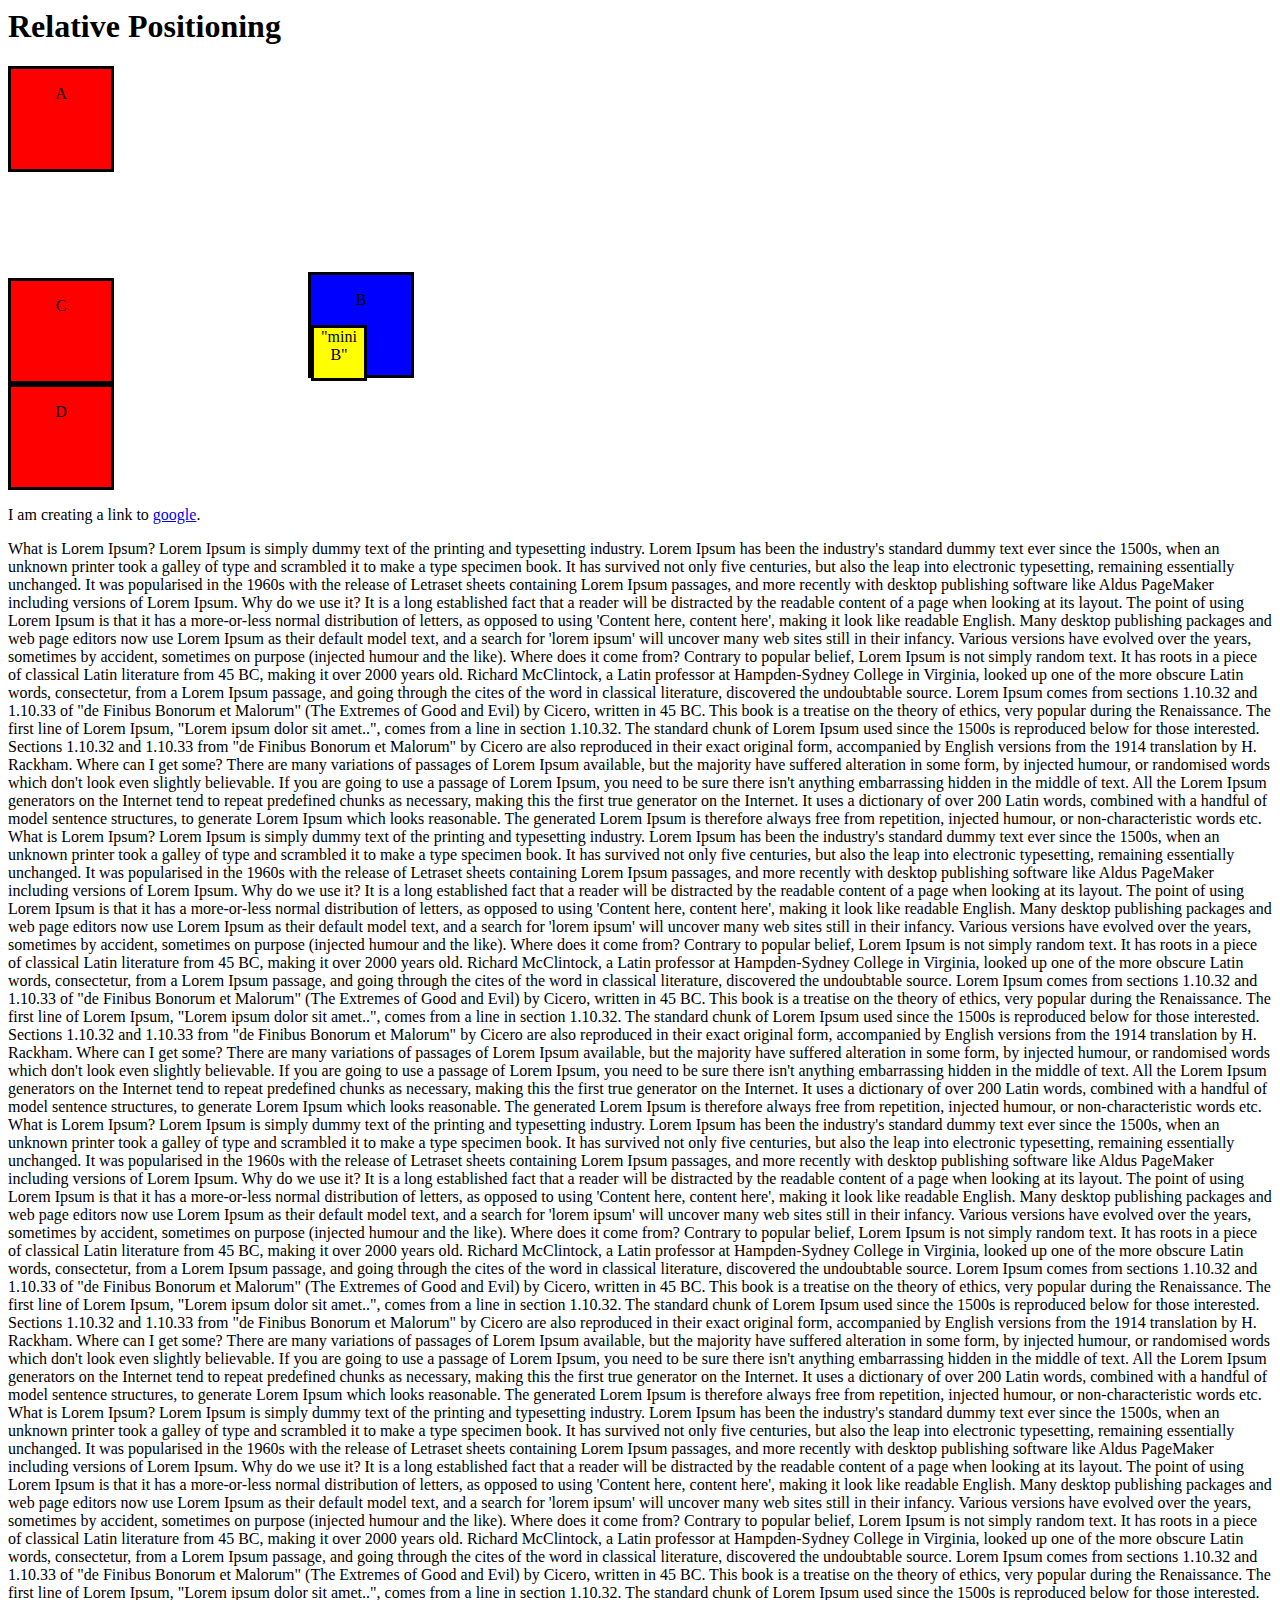
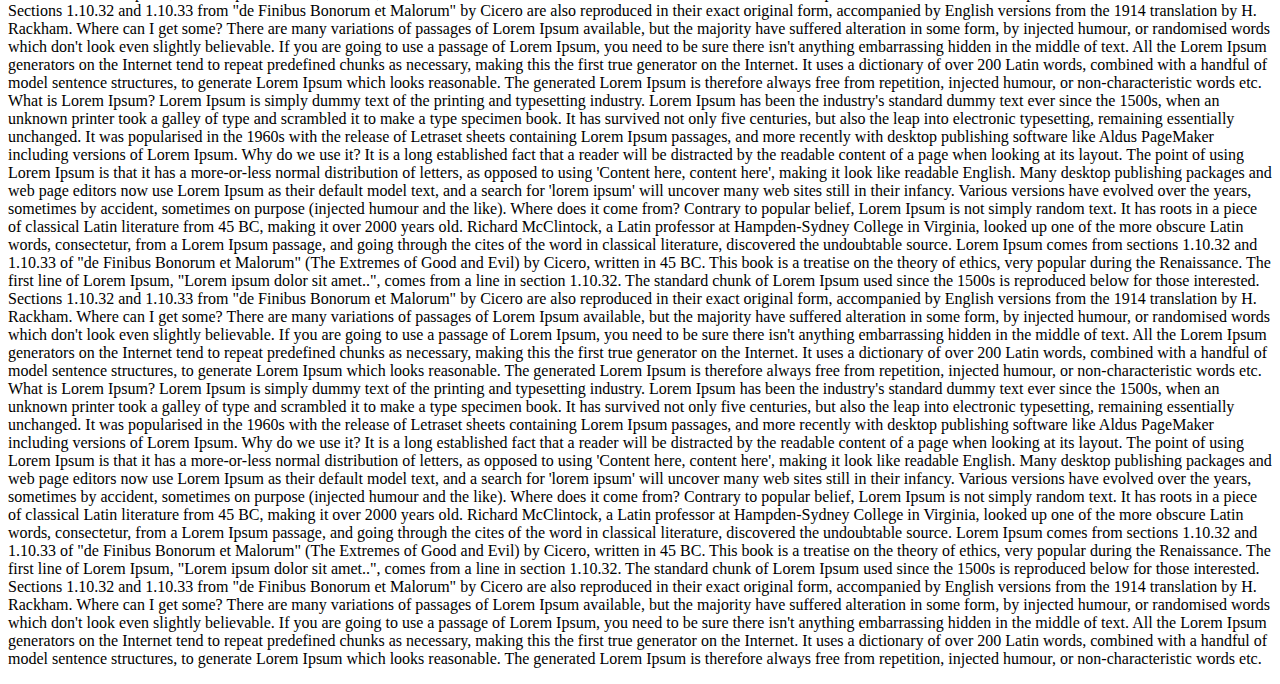
<file: Positioning /relativepos.html>
<html> 
<head>
<link rel="stylesheet" href="relativepos.css">

</head>
<body> 

<h1> Relative Positioning</h1>    
<div id="A" class="box">
    <p> A </p>
</div>

<div id="B" class="box">
    <p> B </p>
    <p id="miniB"> "mini B"</p>
</div>

<div id="C" class="box">
    <p> C </p>
</div>

<div id="D" class="box">
    <p> D </p>
</div>
<p> I am creating a link to <a href="https://www.google.com/">google</a>.</p>


<p>

    <p> 

What is Lorem Ipsum?
Lorem Ipsum is simply dummy text of the printing and typesetting industry. Lorem Ipsum has been the industry's standard dummy text ever since the 1500s, when an unknown printer took a galley of type and scrambled it to make a type specimen book. It has survived not only five centuries, but also the leap into electronic typesetting, remaining essentially unchanged. It was popularised in the 1960s with the release of Letraset sheets containing Lorem Ipsum passages, and more recently with desktop publishing software like Aldus PageMaker including versions of Lorem Ipsum.

Why do we use it?
It is a long established fact that a reader will be distracted by the readable content of a page when looking at its layout. The point of using Lorem Ipsum is that it has a more-or-less normal distribution of letters, as opposed to using 'Content here, content here', making it look like readable English. Many desktop publishing packages and web page editors now use Lorem Ipsum as their default model text, and a search for 'lorem ipsum' will uncover many web sites still in their infancy. Various versions have evolved over the years, sometimes by accident, sometimes on purpose (injected humour and the like).


Where does it come from?
Contrary to popular belief, Lorem Ipsum is not simply random text. It has roots in a piece of classical Latin literature from 45 BC, making it over 2000 years old. Richard McClintock, a Latin professor at Hampden-Sydney College in Virginia, looked up one of the more obscure Latin words, consectetur, from a Lorem Ipsum passage, and going through the cites of the word in classical literature, discovered the undoubtable source. Lorem Ipsum comes from sections 1.10.32 and 1.10.33 of "de Finibus Bonorum et Malorum" (The Extremes of Good and Evil) by Cicero, written in 45 BC. This book is a treatise on the theory of ethics, very popular during the Renaissance. The first line of Lorem Ipsum, "Lorem ipsum dolor sit amet..", comes from a line in section 1.10.32.

The standard chunk of Lorem Ipsum used since the 1500s is reproduced below for those interested. Sections 1.10.32 and 1.10.33 from "de Finibus Bonorum et Malorum" by Cicero are also reproduced in their exact original form, accompanied by English versions from the 1914 translation by H. Rackham.

Where can I get some?
There are many variations of passages of Lorem Ipsum available, but the majority have suffered alteration in some form, by injected humour, or randomised words which don't look even slightly believable. If you are going to use a passage of Lorem Ipsum, you need to be sure there isn't anything embarrassing hidden in the middle of text. All the Lorem Ipsum generators on the Internet tend to repeat predefined chunks as necessary, making this the first true generator on the Internet. It uses a dictionary of over 200 Latin words, combined with a handful of model sentence structures, to generate Lorem Ipsum which looks reasonable. The generated Lorem Ipsum is therefore always free from repetition, injected humour, or non-characteristic words etc.
What is Lorem Ipsum?
Lorem Ipsum is simply dummy text of the printing and typesetting industry. Lorem Ipsum has been the industry's standard dummy text ever since the 1500s, when an unknown printer took a galley of type and scrambled it to make a type specimen book. It has survived not only five centuries, but also the leap into electronic typesetting, remaining essentially unchanged. It was popularised in the 1960s with the release of Letraset sheets containing Lorem Ipsum passages, and more recently with desktop publishing software like Aldus PageMaker including versions of Lorem Ipsum.

Why do we use it?
It is a long established fact that a reader will be distracted by the readable content of a page when looking at its layout. The point of using Lorem Ipsum is that it has a more-or-less normal distribution of letters, as opposed to using 'Content here, content here', making it look like readable English. Many desktop publishing packages and web page editors now use Lorem Ipsum as their default model text, and a search for 'lorem ipsum' will uncover many web sites still in their infancy. Various versions have evolved over the years, sometimes by accident, sometimes on purpose (injected humour and the like).


Where does it come from?
Contrary to popular belief, Lorem Ipsum is not simply random text. It has roots in a piece of classical Latin literature from 45 BC, making it over 2000 years old. Richard McClintock, a Latin professor at Hampden-Sydney College in Virginia, looked up one of the more obscure Latin words, consectetur, from a Lorem Ipsum passage, and going through the cites of the word in classical literature, discovered the undoubtable source. Lorem Ipsum comes from sections 1.10.32 and 1.10.33 of "de Finibus Bonorum et Malorum" (The Extremes of Good and Evil) by Cicero, written in 45 BC. This book is a treatise on the theory of ethics, very popular during the Renaissance. The first line of Lorem Ipsum, "Lorem ipsum dolor sit amet..", comes from a line in section 1.10.32.

The standard chunk of Lorem Ipsum used since the 1500s is reproduced below for those interested. Sections 1.10.32 and 1.10.33 from "de Finibus Bonorum et Malorum" by Cicero are also reproduced in their exact original form, accompanied by English versions from the 1914 translation by H. Rackham.

Where can I get some?
There are many variations of passages of Lorem Ipsum available, but the majority have suffered alteration in some form, by injected humour, or randomised words which don't look even slightly believable. If you are going to use a passage of Lorem Ipsum, you need to be sure there isn't anything embarrassing hidden in the middle of text. All the Lorem Ipsum generators on the Internet tend to repeat predefined chunks as necessary, making this the first true generator on the Internet. It uses a dictionary of over 200 Latin words, combined with a handful of model sentence structures, to generate Lorem Ipsum which looks reasonable. The generated Lorem Ipsum is therefore always free from repetition, injected humour, or non-characteristic words etc.
What is Lorem Ipsum?
Lorem Ipsum is simply dummy text of the printing and typesetting industry. Lorem Ipsum has been the industry's standard dummy text ever since the 1500s, when an unknown printer took a galley of type and scrambled it to make a type specimen book. It has survived not only five centuries, but also the leap into electronic typesetting, remaining essentially unchanged. It was popularised in the 1960s with the release of Letraset sheets containing Lorem Ipsum passages, and more recently with desktop publishing software like Aldus PageMaker including versions of Lorem Ipsum.

Why do we use it?
It is a long established fact that a reader will be distracted by the readable content of a page when looking at its layout. The point of using Lorem Ipsum is that it has a more-or-less normal distribution of letters, as opposed to using 'Content here, content here', making it look like readable English. Many desktop publishing packages and web page editors now use Lorem Ipsum as their default model text, and a search for 'lorem ipsum' will uncover many web sites still in their infancy. Various versions have evolved over the years, sometimes by accident, sometimes on purpose (injected humour and the like).


Where does it come from?
Contrary to popular belief, Lorem Ipsum is not simply random text. It has roots in a piece of classical Latin literature from 45 BC, making it over 2000 years old. Richard McClintock, a Latin professor at Hampden-Sydney College in Virginia, looked up one of the more obscure Latin words, consectetur, from a Lorem Ipsum passage, and going through the cites of the word in classical literature, discovered the undoubtable source. Lorem Ipsum comes from sections 1.10.32 and 1.10.33 of "de Finibus Bonorum et Malorum" (The Extremes of Good and Evil) by Cicero, written in 45 BC. This book is a treatise on the theory of ethics, very popular during the Renaissance. The first line of Lorem Ipsum, "Lorem ipsum dolor sit amet..", comes from a line in section 1.10.32.

The standard chunk of Lorem Ipsum used since the 1500s is reproduced below for those interested. Sections 1.10.32 and 1.10.33 from "de Finibus Bonorum et Malorum" by Cicero are also reproduced in their exact original form, accompanied by English versions from the 1914 translation by H. Rackham.

Where can I get some?
There are many variations of passages of Lorem Ipsum available, but the majority have suffered alteration in some form, by injected humour, or randomised words which don't look even slightly believable. If you are going to use a passage of Lorem Ipsum, you need to be sure there isn't anything embarrassing hidden in the middle of text. All the Lorem Ipsum generators on the Internet tend to repeat predefined chunks as necessary, making this the first true generator on the Internet. It uses a dictionary of over 200 Latin words, combined with a handful of model sentence structures, to generate Lorem Ipsum which looks reasonable. The generated Lorem Ipsum is therefore always free from repetition, injected humour, or non-characteristic words etc.
What is Lorem Ipsum?
Lorem Ipsum is simply dummy text of the printing and typesetting industry. Lorem Ipsum has been the industry's standard dummy text ever since the 1500s, when an unknown printer took a galley of type and scrambled it to make a type specimen book. It has survived not only five centuries, but also the leap into electronic typesetting, remaining essentially unchanged. It was popularised in the 1960s with the release of Letraset sheets containing Lorem Ipsum passages, and more recently with desktop publishing software like Aldus PageMaker including versions of Lorem Ipsum.

Why do we use it?
It is a long established fact that a reader will be distracted by the readable content of a page when looking at its layout. The point of using Lorem Ipsum is that it has a more-or-less normal distribution of letters, as opposed to using 'Content here, content here', making it look like readable English. Many desktop publishing packages and web page editors now use Lorem Ipsum as their default model text, and a search for 'lorem ipsum' will uncover many web sites still in their infancy. Various versions have evolved over the years, sometimes by accident, sometimes on purpose (injected humour and the like).


Where does it come from?
Contrary to popular belief, Lorem Ipsum is not simply random text. It has roots in a piece of classical Latin literature from 45 BC, making it over 2000 years old. Richard McClintock, a Latin professor at Hampden-Sydney College in Virginia, looked up one of the more obscure Latin words, consectetur, from a Lorem Ipsum passage, and going through the cites of the word in classical literature, discovered the undoubtable source. Lorem Ipsum comes from sections 1.10.32 and 1.10.33 of "de Finibus Bonorum et Malorum" (The Extremes of Good and Evil) by Cicero, written in 45 BC. This book is a treatise on the theory of ethics, very popular during the Renaissance. The first line of Lorem Ipsum, "Lorem ipsum dolor sit amet..", comes from a line in section 1.10.32.

The standard chunk of Lorem Ipsum used since the 1500s is reproduced below for those interested. Sections 1.10.32 and 1.10.33 from "de Finibus Bonorum et Malorum" by Cicero are also reproduced in their exact original form, accompanied by English versions from the 1914 translation by H. Rackham.

Where can I get some?
There are many variations of passages of Lorem Ipsum available, but the majority have suffered alteration in some form, by injected humour, or randomised words which don't look even slightly believable. If you are going to use a passage of Lorem Ipsum, you need to be sure there isn't anything embarrassing hidden in the middle of text. All the Lorem Ipsum generators on the Internet tend to repeat predefined chunks as necessary, making this the first true generator on the Internet. It uses a dictionary of over 200 Latin words, combined with a handful of model sentence structures, to generate Lorem Ipsum which looks reasonable. The generated Lorem Ipsum is therefore always free from repetition, injected humour, or non-characteristic words etc.
What is Lorem Ipsum?
Lorem Ipsum is simply dummy text of the printing and typesetting industry. Lorem Ipsum has been the industry's standard dummy text ever since the 1500s, when an unknown printer took a galley of type and scrambled it to make a type specimen book. It has survived not only five centuries, but also the leap into electronic typesetting, remaining essentially unchanged. It was popularised in the 1960s with the release of Letraset sheets containing Lorem Ipsum passages, and more recently with desktop publishing software like Aldus PageMaker including versions of Lorem Ipsum.

Why do we use it?
It is a long established fact that a reader will be distracted by the readable content of a page when looking at its layout. The point of using Lorem Ipsum is that it has a more-or-less normal distribution of letters, as opposed to using 'Content here, content here', making it look like readable English. Many desktop publishing packages and web page editors now use Lorem Ipsum as their default model text, and a search for 'lorem ipsum' will uncover many web sites still in their infancy. Various versions have evolved over the years, sometimes by accident, sometimes on purpose (injected humour and the like).


Where does it come from?
Contrary to popular belief, Lorem Ipsum is not simply random text. It has roots in a piece of classical Latin literature from 45 BC, making it over 2000 years old. Richard McClintock, a Latin professor at Hampden-Sydney College in Virginia, looked up one of the more obscure Latin words, consectetur, from a Lorem Ipsum passage, and going through the cites of the word in classical literature, discovered the undoubtable source. Lorem Ipsum comes from sections 1.10.32 and 1.10.33 of "de Finibus Bonorum et Malorum" (The Extremes of Good and Evil) by Cicero, written in 45 BC. This book is a treatise on the theory of ethics, very popular during the Renaissance. The first line of Lorem Ipsum, "Lorem ipsum dolor sit amet..", comes from a line in section 1.10.32.

The standard chunk of Lorem Ipsum used since the 1500s is reproduced below for those interested. Sections 1.10.32 and 1.10.33 from "de Finibus Bonorum et Malorum" by Cicero are also reproduced in their exact original form, accompanied by English versions from the 1914 translation by H. Rackham.

Where can I get some?
There are many variations of passages of Lorem Ipsum available, but the majority have suffered alteration in some form, by injected humour, or randomised words which don't look even slightly believable. If you are going to use a passage of Lorem Ipsum, you need to be sure there isn't anything embarrassing hidden in the middle of text. All the Lorem Ipsum generators on the Internet tend to repeat predefined chunks as necessary, making this the first true generator on the Internet. It uses a dictionary of over 200 Latin words, combined with a handful of model sentence structures, to generate Lorem Ipsum which looks reasonable. The generated Lorem Ipsum is therefore always free from repetition, injected humour, or non-characteristic words etc.
What is Lorem Ipsum?
Lorem Ipsum is simply dummy text of the printing and typesetting industry. Lorem Ipsum has been the industry's standard dummy text ever since the 1500s, when an unknown printer took a galley of type and scrambled it to make a type specimen book. It has survived not only five centuries, but also the leap into electronic typesetting, remaining essentially unchanged. It was popularised in the 1960s with the release of Letraset sheets containing Lorem Ipsum passages, and more recently with desktop publishing software like Aldus PageMaker including versions of Lorem Ipsum.

Why do we use it?
It is a long established fact that a reader will be distracted by the readable content of a page when looking at its layout. The point of using Lorem Ipsum is that it has a more-or-less normal distribution of letters, as opposed to using 'Content here, content here', making it look like readable English. Many desktop publishing packages and web page editors now use Lorem Ipsum as their default model text, and a search for 'lorem ipsum' will uncover many web sites still in their infancy. Various versions have evolved over the years, sometimes by accident, sometimes on purpose (injected humour and the like).


Where does it come from?
Contrary to popular belief, Lorem Ipsum is not simply random text. It has roots in a piece of classical Latin literature from 45 BC, making it over 2000 years old. Richard McClintock, a Latin professor at Hampden-Sydney College in Virginia, looked up one of the more obscure Latin words, consectetur, from a Lorem Ipsum passage, and going through the cites of the word in classical literature, discovered the undoubtable source. Lorem Ipsum comes from sections 1.10.32 and 1.10.33 of "de Finibus Bonorum et Malorum" (The Extremes of Good and Evil) by Cicero, written in 45 BC. This book is a treatise on the theory of ethics, very popular during the Renaissance. The first line of Lorem Ipsum, "Lorem ipsum dolor sit amet..", comes from a line in section 1.10.32.

The standard chunk of Lorem Ipsum used since the 1500s is reproduced below for those interested. Sections 1.10.32 and 1.10.33 from "de Finibus Bonorum et Malorum" by Cicero are also reproduced in their exact original form, accompanied by English versions from the 1914 translation by H. Rackham.

Where can I get some?
There are many variations of passages of Lorem Ipsum available, but the majority have suffered alteration in some form, by injected humour, or randomised words which don't look even slightly believable. If you are going to use a passage of Lorem Ipsum, you need to be sure there isn't anything embarrassing hidden in the middle of text. All the Lorem Ipsum generators on the Internet tend to repeat predefined chunks as necessary, making this the first true generator on the Internet. It uses a dictionary of over 200 Latin words, combined with a handful of model sentence structures, to generate Lorem Ipsum which looks reasonable. The generated Lorem Ipsum is therefore always free from repetition, injected humour, or non-characteristic words etc.
</p>


</body>



</html>
</file>
<file: styles.css>
p {
    color: rgb(30, 103, 72);
    font-family: Arial, sans-serif;
}


.box {
    border: 2px solid black;
    padding: 10px;
    margin: 10px;
    background-color: #f0f0f0;
}

#miniB {
    color: red;
    font-weight: bold;
}

a[href] {
    text-decoration: none;
    color: green;
    font-weight: bold;
}

a:hover {
    color: red;
    text-decoration: underline;
}

a:visited {
    color: purple;
}

a:active {
    color: orange;
}
a:visited{
    background-color: black;
}

#A {
    padding: 20px; 
    margin: 15px;  
    border: 3px dashed blue; 
}

#B {
    
    padding-top: 30px;
    padding-right: 50px;
    padding-bottom: 30px;
    padding-left: 20px;
    
    margin: 20px;
    border: 4px solid orange;
    background-image:url(pictures/labAdult.jpg);
    background-repeat: no-repeat;
    background-position: left;
    padding: 30px;
    padding-left:300px;
    padding-top: 100px;
    
}

#C {
    padding: 15px;
    margin: 10px;
    border: 5px dotted purple;
   

}

#D {
    width:100px;
    padding: 40px 10px 10px;
    margin: 15px;
    border: 2px solid green;
}
</file>
<file: Positioning /absolutepos.css>
/** 

An element with position: absolute is removed from the normal document flow and is positioned relative to the nearest positioned ancestor.

“Positioned ancestor” = the nearest parent element that has position: relative, absolute, fixed, or sticky.

If no such ancestor exists, it will position itself relative to the initial containing block (usually the <html> or <body> element, i.e., the viewport).
**/



.box{
width: 100px; 
height: 100px;
border: solid;
background-color: red;
text-align: center;
}

#miniB{
    background:yellow;
    width: 50px; 
    height: 50px;
    border: solid;
    position:absolute;
    left:50px;
    
}

#B{
 position: relative;
 top: 300px;
 left: 300px;
}
</file>
<file: Positioning /collumnstyles.css>
/* ===========================
   GLOBAL PAGE STYLES
   =========================== */
body {
  font-family: Arial, sans-serif;
  margin: 40px;
  background-color: #f4f4f4;
  color: #333;
}

h1, h2 {
  text-align: center;
}

section {
  background: white;
  padding: 20px;
  margin-bottom: 40px;
  border-radius: 10px;
  box-shadow: 0 2px 5px rgba(0,0,0,0.1);
}

.column {
  border-radius: 6px;
  padding: 15px;
  box-sizing: border-box;
  text-align: center;
}

/* ===========================
   1. FLOAT EXAMPLE
   =========================== */
.float-columns .column {
  width: 30%;              /* Three columns = 30% each */
  background: #e3f2fd;     /* Light blue */
  min-height: 100px;
}

.float-left {
  float: left;
}

.float-right {
  float: right;
}

/* Add spacing for the center column */
.center-column {
  margin: 0 5%;
}

/* Clearfix fix for floats */
.clearfix::after {
  content: "";
  display: block;
  clear: both;
}

/* ===========================
   2. ABSOLUTE POSITIONING
   =========================== */
.position-columns .container {
  position: relative;       /* Parent for absolute positioning */
  height: 200px;
  background: #fff9c4;      /* Light yellow */
  border: 2px dashed #ccc;
  border-radius: 10px;
}

.position-columns .column {
  position: absolute;
  width: 30%;
  background: #c8e6c9;      /* Light green */
}

.absolute-left {
  left: 10px;
}

.absolute-center {
  left: 50%;
  transform: translateX(-50%);
}

.absolute-right {
  right: 10px;
}

/* ===========================
   3. FLEXBOX EXAMPLE
   =========================== */
.flex-container {
  display: flex;                  /* Enable Flexbox */
  justify-content: space-between; /* Space columns evenly */
  gap: 20px;                      /* Add spacing between items */
}

.flex-container .column {
  flex: 1;                        /* Equal width for each */
  background: #bbdefb;            /* Light blue */
  min-height: 100px;
}

/* ===========================
   4. CSS GRID EXAMPLE
   =========================== */
.grid-container {
  display: grid;                  /* Enable Grid */
  grid-template-columns: 1fr 1fr 1fr; /* Three equal columns */
  gap: 20px;                      /* Space between columns */
}

.grid-container .column {
  background: #ffcdd2;            /* Light red */
  min-height: 100px;
}
</file>
<file: Positioning /fixedpos.css>
.box{
width: 100px; 
height: 100px;
border: solid;
background-color: red;
text-align: center;
}

#miniB{
    background:yellow;
    width: 50px; 
    height: 50px;
    border: solid;
    
}

#B{
  position: fixed;
  background: blue;
  inset-block-start: 500px;
  inset-inline-start: 30px;
}
</file>
<file: Positioning /formatstyle.css>
body {
  font-family: Arial, sans-serif;
  margin: 30px;
}

h1, h2 {
  text-align: center;
}

/* 
   1. CHILD SELECTOR: >
   */

/* Only direct child of .parent will be red */
.parent > .child {
  background-color: #ffcccc; /* Light red */
  padding: 10px;
  margin: 5px;
}

/* 
   2. DESCENDANT SELECTOR: space
    */

/* Any .descendant inside .ancestor at any level will be yellow */
.ancestor .descendant {
  background-color: #ffff99; /* Light yellow */
  padding: 10px;
  margin: 5px;
}

/* 
   3. MULTIPLE SELECTORS: ,
    */

/* Apply same style to multiple selectors at once */
.box1, .text1 {
  background-color: #99ccff; /* Light blue */
  padding: 10px;
  margin: 5px;
}

/* Different style for box2 only */
.box2 {
  background-color: #ccffcc; /* Light green */
  padding: 10px;
  margin: 5px;
}
</file>
<file: Positioning /positioning.css>
/**DEMO ONE**/

.box{
width: 100px; 
height: 100px;
border: solid;
background-color: red;
text-align: center;
}

#miniB{
    background:yellow;
    width: 50px; 
    height: 50px;
    border: solid;
    
}


static 
#B {
  background: blue;
  position: static;
  top: 50px;
  left: 50px;
  
}


/**/



/**
Static represents the origional positioning of the element in the document. 
static will ignore any positioning that comes after it. 
It is a redundant form of positioning. 
So why use it? 

Well static positioning has its benefits. 
If you are using dynamic positioning it is a great way to reset your content to a normal flow.
Dynamic HTML and CSS displays are a little outside of the module scope, so this wont be covered in depth. 
When looking at some wider frameworks or tools static positioning can be used as a way to tell developers that this element does not have any positioning applied to it spesifically. 
Sometimes you don't want elements to move independantly - you want them to stack naturally - static can help code this in. 


**/


/*
</file>
<file: Positioning /relandabs.css>
.box{
width: 100px; 
height: 100px;
border: solid;
background-color: red;
text-align: center;
}


#B{
  background: blue;
  position: absolute;
  top: 50px;
  left: 500px;
  margin:20px;
  width: 200px;
  height: 200px;
} 


#miniB{
    background:yellow;
    width: 50px; 
    height: 50px;
    border: solid;
    text-align: center;
    position: relative;
    top: 100px;
    left: 100px;
}
</file>
<file: Positioning /relativepos.css>
/*Relative Positioning */
/**
Relative positioning is positioned relative to its originional place in the natural flow. 
It is not removed, and still occupies its origional position. 
Top right bottom and left can be used to nudge it around. If you use this and want other elements to refil this space, then you need to reposition those other elements. 
It can overlap with other elements. 
And is often used as a container for child elements. 
This is useful for setting child elements with the absolute position. As absolute positioning will use the parent with a non static position. If not uses the browser. 
Note: when using left and right it actually moves the block in the opposite direction to what you think. 
So if you are moving the box 200px to the left. It will actually move 200px to the right. As the left edge is moving 200px away from the left point of its container

**/

.box{
width: 100px; 
height: 100px;
border: solid;
background-color: red;
text-align: center;
}
#miniB{
    background:yellow;
    width: 50px; 
    height: 50px;
    border: solid;
    
}

#B{
  position: relative;
  top:100px;
  left: 300px;
  background: blue;
}
</file>
